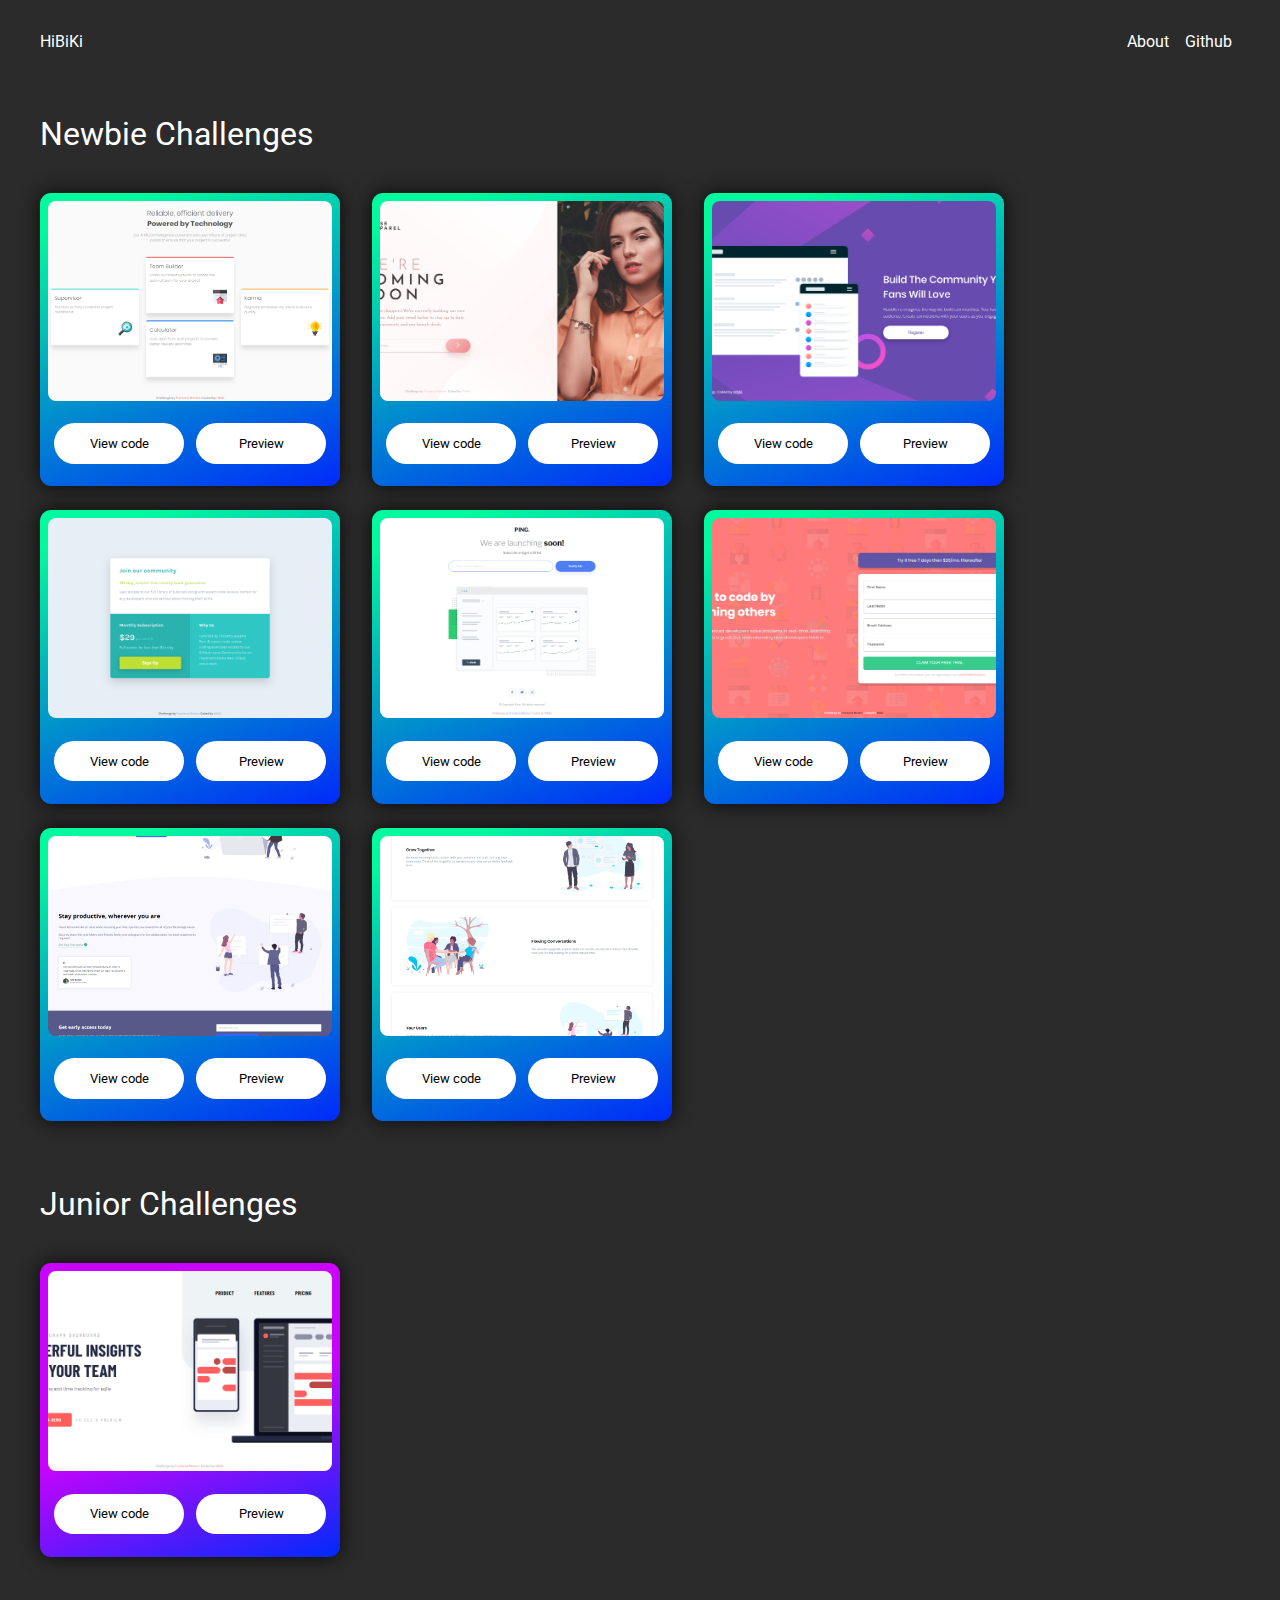
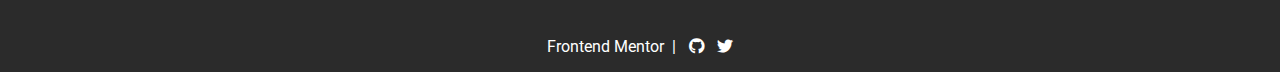
<file: index.html>
<!DOCTYPE html>
<html lang="en">
<head>
    <meta charset="UTF-8">
    <meta name="viewport" content="width=device-width, initial-scale=1.0">
    <title>Hibiki's Solutions | Frontend Mentor Challenges </title>
    <link rel="stylesheet" href="css/main.css">
    <link href="https://fonts.googleapis.com/css2?family=Roboto:wght@300;400;500;700&display=swap" rel="stylesheet">
    <link rel="stylesheet" href="https://cdnjs.cloudflare.com/ajax/libs/font-awesome/5.13.0/css/all.min.css">
</head>
<body>
    <div class="container">
        <header>
            <span class="logo"><a href="index.html">HiBiKi</a></span>
            <ul class="nav">
                <li class="navitem"><a href="about.html" class="navlink">About</a></li>
                <li class="navitem"><a href="https://github.com/1Hibiki1" target="_blank" class="navlink">Github</a></li>
            </ul>
        </header>

        <main>
            <h1 class="level-section__heading">Newbie Challenges</h1>
            <section class="level-section">
                <a href="Newbie Challenges/4 Card Feature Section/index.html" target="_blank">
                    <div class="card">
                        <div class="card__proj-prvw card__proj-prvw-4cfs"></div>
                        <div class="card__desc">
                            <a href="https://github.com/1Hibiki1/Front-End-Challenges/tree/master/Newbie Challenges/4 Card Feature Section/"  target="_blank" class="proj-link">View code</a>
                            <a href="Newbie Challenges/4 Card Feature Section/index.html" target="_blank" class="proj-link">Preview</a>
                        </div>
                    </div>
                </a>

                <a href="Newbie Challenges/base apparel coming soon page/index.html" target="_blank">
                    <div class="card">
                        <div class="card__proj-prvw card__proj-prvw-bacs"></div>
                        <div class="card__desc">
                            <a href="https://github.com/1Hibiki1/Front-End-Challenges/tree/master/Newbie Challenges/base apparel coming soon page/" target="_blank" class="proj-link">View code</a>
                            <a href="Newbie Challenges/base apparel coming soon page/index.html" target="_blank" class="proj-link">Preview</a>
                        </div>
                    </div>
                </a>

                <a href="Newbie Challenges/huddle-landing-page/index.html" target="_blank">
                    <div class="card">
                        <div class="card__proj-prvw card__proj-prvw-hlp"></div>
                        <div class="card__desc">
                            <a href="https://github.com/1Hibiki1/Front-End-Challenges/tree/master/Newbie Challenges/huddle-landing-page/" target="_blank" class="proj-link">View code</a>
                            <a href="Newbie Challenges/huddle-landing-page/index.html" target="_blank" class="proj-link">Preview</a>
                        </div>
                    </div>
                </a>

                <a href="Newbie Challenges/single-price-grid-component/index.html" target="_blank">
                    <div class="card">
                        <div class="card__proj-prvw card__proj-prvw-spgc"></div>
                        <div class="card__desc">
                            <a href="https://github.com/1Hibiki1/Front-End-Challenges/tree/master/Newbie Challenges/single-price-grid-component/" target="_blank" class="proj-link">View code</a>
                            <a href="Newbie Challenges/single-price-grid-component/index.html" target="_blank" class="proj-link">Preview</a>
                        </div>
                    </div>
                </a>

                <a href="Newbie Challenges/ping-coming-soon-page/index.html" target="_blank">
                    <div class="card">
                        <div class="card__proj-prvw card__proj-prvw-pcs"></div>
                        <div class="card__desc">
                            <a href="https://github.com/1Hibiki1/Front-End-Challenges/tree/master/Newbie Challenges/ping-coming-soon-page/" target="_blank" class="proj-link">View code</a>
                            <a href="Newbie Challenges/ping-coming-soon-page/index.html" target="_blank" class="proj-link">Preview</a>
                        </div>
                    </div>
                </a>

                <a href="Newbie Challenges/intro-component-signup-form/index.html" target="_blank">
                    <div class="card">
                        <div class="card__proj-prvw card__proj-prvw-icsf"></div>
                        <div class="card__desc">
                            <a href="https://github.com/1Hibiki1/Front-End-Challenges/tree/master/Newbie Challenges/intro-component-signup-form/" target="_blank" class="proj-link">View code</a>
                            <a href="Newbie Challenges/intro-component-signup-form/index.html" target="_blank" class="proj-link">Preview</a>
                        </div>
                    </div>
                </a>

                <a href="Newbie Challenges/fylo-landing-page/index.html" target="_blank">
                    <div class="card">
                        <div class="card__proj-prvw card__proj-prvw-flp"></div>
                        <div class="card__desc">
                            <a href="https://github.com/1Hibiki1/Front-End-Challenges/tree/master/Newbie Challenges/fylo-landing-page/" target="_blank" class="proj-link">View code</a>
                            <a href="Newbie Challenges/fylo-landing-page/index.html" target="_blank" class="proj-link">Preview</a>
                        </div>
                    </div>
                </a>

                <a href="Newbie Challenges/huddle-landing-page-with-alternating-feature-blocks/index.html" target="_blank">
                    <div class="card">
                        <div class="card__proj-prvw card__proj-prvw-hlpwab"></div>
                        <div class="card__desc">
                            <a href="https://github.com/1Hibiki1/Front-End-Challenges/tree/master/Newbie Challenges/huddle-landing-page-with-alternating-feature-blocks/" target="_blank" class="proj-link">View code</a>
                            <a href="Newbie Challenges/huddle-landing-page-with-alternating-feature-blocks/index.html" target="_blank" class="proj-link">Preview</a>
                        </div>
                    </div>
                </a>

            </section>

            <h1 class="level-section__heading level-section__heading-next">Junior Challenges</h1>
            <section class="level-section">
                <a href="Junior Challenges/4 Card Feature Section/index.html" target="_blank">
                    <div class="card card-junior">
                        <div class="card__proj-prvw card__proj-prvw-pti"></div>
                        <div class="card__desc">
                            <a href="https://github.com/1Hibiki1/Front-End-Challenges/tree/master/Junior Challenges/project-tracking-intro-component-master/"  target="_blank" class="proj-link">View code</a>
                            <a href="Junior Challenges/project-tracking-intro-component-master/index.html" target="_blank" class="proj-link">Preview</a>
                        </div>
                    </div>
                </a>
            </section>

        </main>

        <footer>
            <ul class="footer-nav">
                <li class="footer-nav__item"><a href="https://www.frontendmentor.io" class="footer__link" target="_blank">Frontend Mentor<span class="bar">|</span></a></li>
                <li class="footer-nav__item"><a href="https://github.com/1Hibiki1" class="footer__link" target="_blank"><i class="fab fa-github"></i></a></li>
                <li class="footer-nav__item"><a href="https://twitter.com/Hibiki534" class="footer__link" target="_blank"><i class="fab fa-twitter"></i></a></li>
            </ul>
        </footer>
    </div>
</body>
</html>
</file>
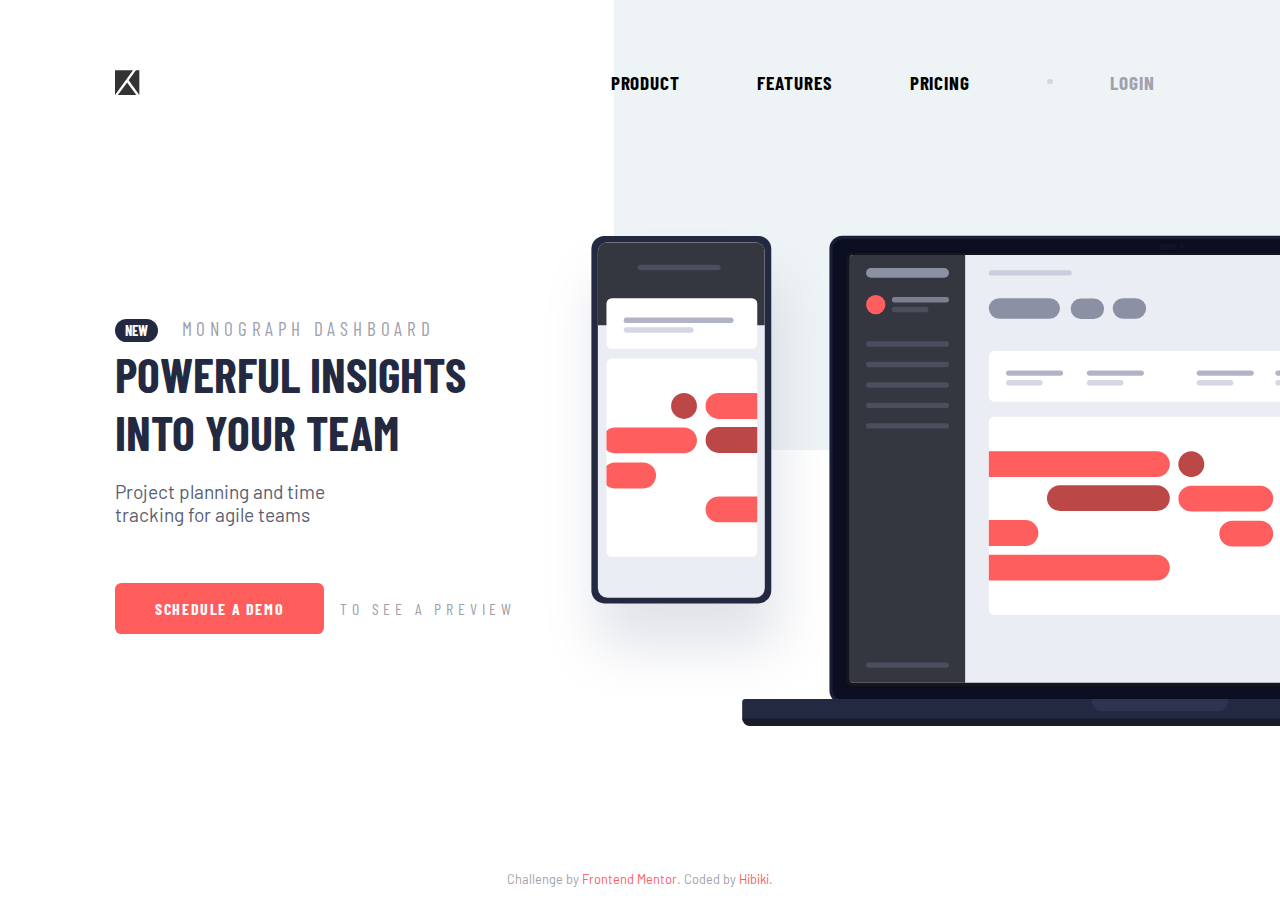
<file: Junior Challenges/project-tracking-intro-component-master/index.html>
<!DOCTYPE html>
<html lang="en">
<head>
  <meta charset="UTF-8">
  <meta name="viewport" content="width=device-width, initial-scale=1.0"> <!-- displays site properly based on user's device -->

  <link rel="icon" type="image/png" sizes="32x32" href="./images/favicon-32x32.png">
  <link rel="stylesheet" href="css/main.css">
  <link href="https://fonts.googleapis.com/css2?family=Barlow&family=Barlow+Condensed:wght@400;700&display=swap" rel="stylesheet">
  <link rel="stylesheet" href="css/desktop.css">
  
  <title>Frontend Mentor | Project tracking intro component</title>
</head>
<body>
  <header>
    <img src="images/logo.svg" alt="logo" class="logo">
    <nav>
      <ul class="nav__list">
        <li class="nav__list-item"><a href="#" class="nav__list-link">Product</a></li>
        <li class="nav__list-item"><a href="#" class="nav__list-link">Features</a></li>
        <li class="nav__list-item"><a href="#" class="nav__list-link">Pricing</a></li>
        <li class="nav__list-item nav__list-item-last"><a href="#" class="nav__list-link nav__list-link-last">Login</a></li>
      </ul>
    </nav>
    <button class="hamburger-button" aria-label="hamburger"></button>
  </header>

  <main>
    <div class="background-poly"></div>
    <div class="hero-img-container">
      <img src="images/illustration-devices.svg" alt="hero" class="hero-img">
    </div>
    
    <section class="content">
      <div class="content__top">
        <span class="content__top__new">New</span>
        <span class="content__top__desc">Monograph Dashboard</span>
      </div>
      <h1 class="content__heading">Powerful insights into your team</h1>
      <p class="content__desc">Project planning and time tracking for agile teams</p>
      <div class="content__bottom">
          <a href="#" class="content__bottom__button-link">Schedule a demo</a>
        <p class="content__bottom__desc">to see a preview</p>
      </div>
    </section>

    <footer>
      Challenge by <a href="https://www.frontendmentor.io?ref=challenge" target="_blank">Frontend Mentor</a>. 
      Coded by <a href="https://github.com/1Hibiki1">Hibiki</a>.
    </footer>
  </main>

  <script src="js/main.js"></script>
</body>
</html>
</file>
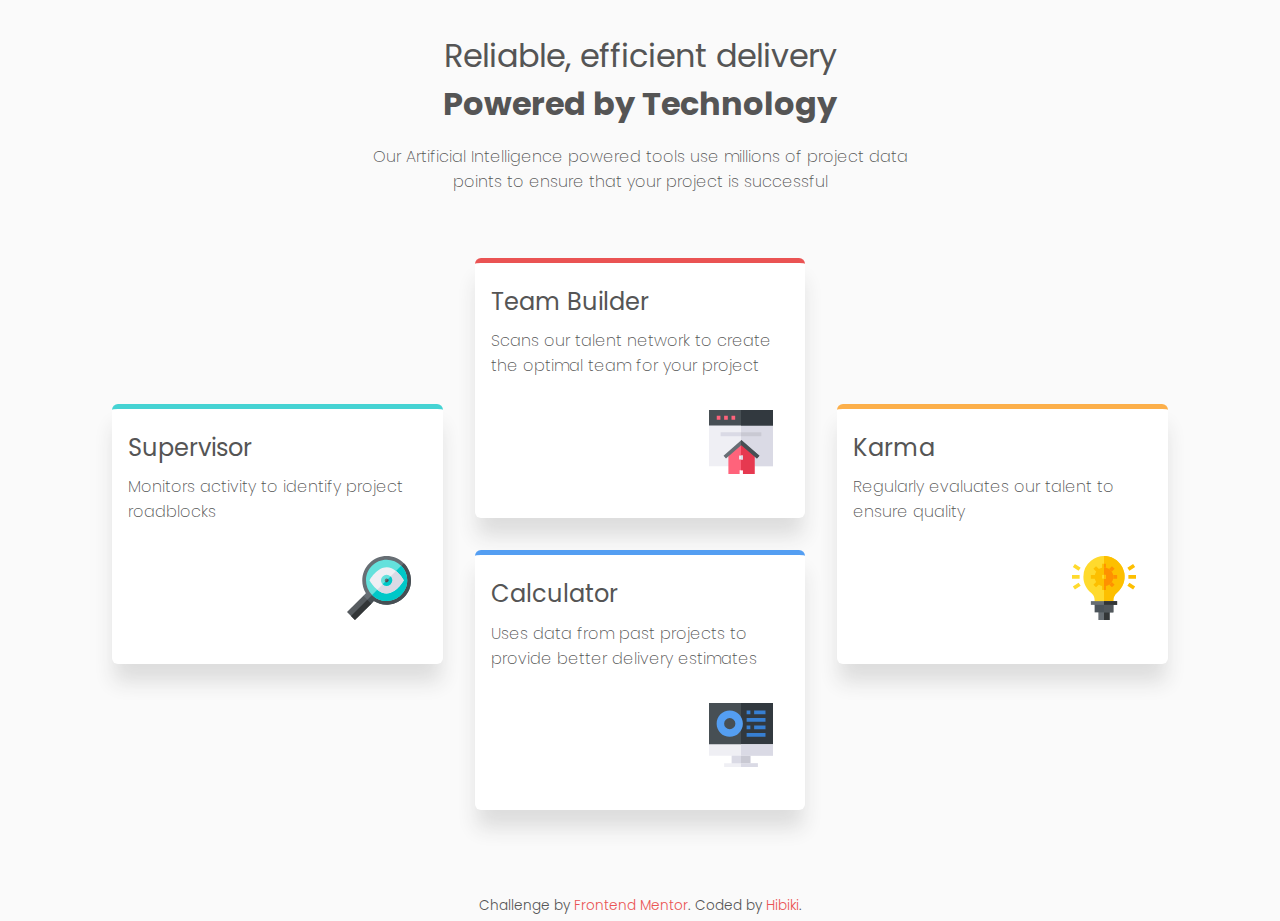
<file: Newbie Challenges/4 Card Feature Section/index.html>
<!DOCTYPE html>

<html lang="en">

<head>
  <meta charset="UTF-8">
  <meta name="viewport" content="width=device-width, initial-scale=1.0">

  <link rel="icon" type="image/png" sizes="32x32" href="./images/favicon-32x32.png">
  <link rel="stylesheet" href="css/main.css">
  <link href="https://fonts.googleapis.com/css2?family=Poppins:wght@200;300;600;700&display=swap" rel="stylesheet">
  
  <title>Frontend Mentor | Four card feature section</title>
</head>

<body>
  
  <div class="container">

    <div class="top">
      <h1 class="top__head1">Reliable, efficient delivery</h1>
      <h1 class="top__head2">Powered by Technology</h1>
      <p class="top__subHeading">
        Our Artificial Intelligence powered tools use millions of project data points 
        to ensure that your project is successful
      </p>
    </div>

    <div class="card-container">

      <div class="card card-1">
        <h2 class="card__title">Supervisor</h2>
        <p class="card__subtitle">Monitors activity to identify project roadblocks</p>
        <div class="card__img-container">
          <img src="images/icon-supervisor.svg" alt="calculator" class="card__img">
        </div>
      </div>

      <div class="card card-2">
        <h2 class="card__title">Team Builder</h2>
        <p class="card__subtitle">Scans our talent network to create the optimal team for your project</p>
        <div class="card__img-container">
          <img src="images/icon-team-builder.svg" alt="calculator" class="card__img">
        </div>
      </div>

      <div class="card card-3">
        <h2 class="card__title">Karma</h2>
        <p class="card__subtitle">Regularly evaluates our talent to ensure quality</p>
        <div class="card__img-container">
          <img src="images/icon-karma.svg" alt="calculator" class="card__img">
        </div>
      </div>

      <div class="card card-4">
        <h2 class="card__title">Calculator</h2>
        <p class="card__subtitle">Uses data from past projects to provide better delivery estimates</p>
        <div class="card__img-container">
          <img src="images/icon-calculator.svg" alt="calculator" class="card__img">
        </div>
      </div>

    </div> <!--end card container-->

  </div> <!--end main container-->

  
  <footer>
    <p class="attribution">
      Challenge by <a href="https://www.frontendmentor.io?ref=challenge" target="_blank" class="footer__link">Frontend Mentor</a>. 
      Coded by <a target="_blank" href="https://github.com/1Hibiki1/" class="footer__link">Hibiki</a>.
    </p>
  </footer>

</body>

</html>
</file>
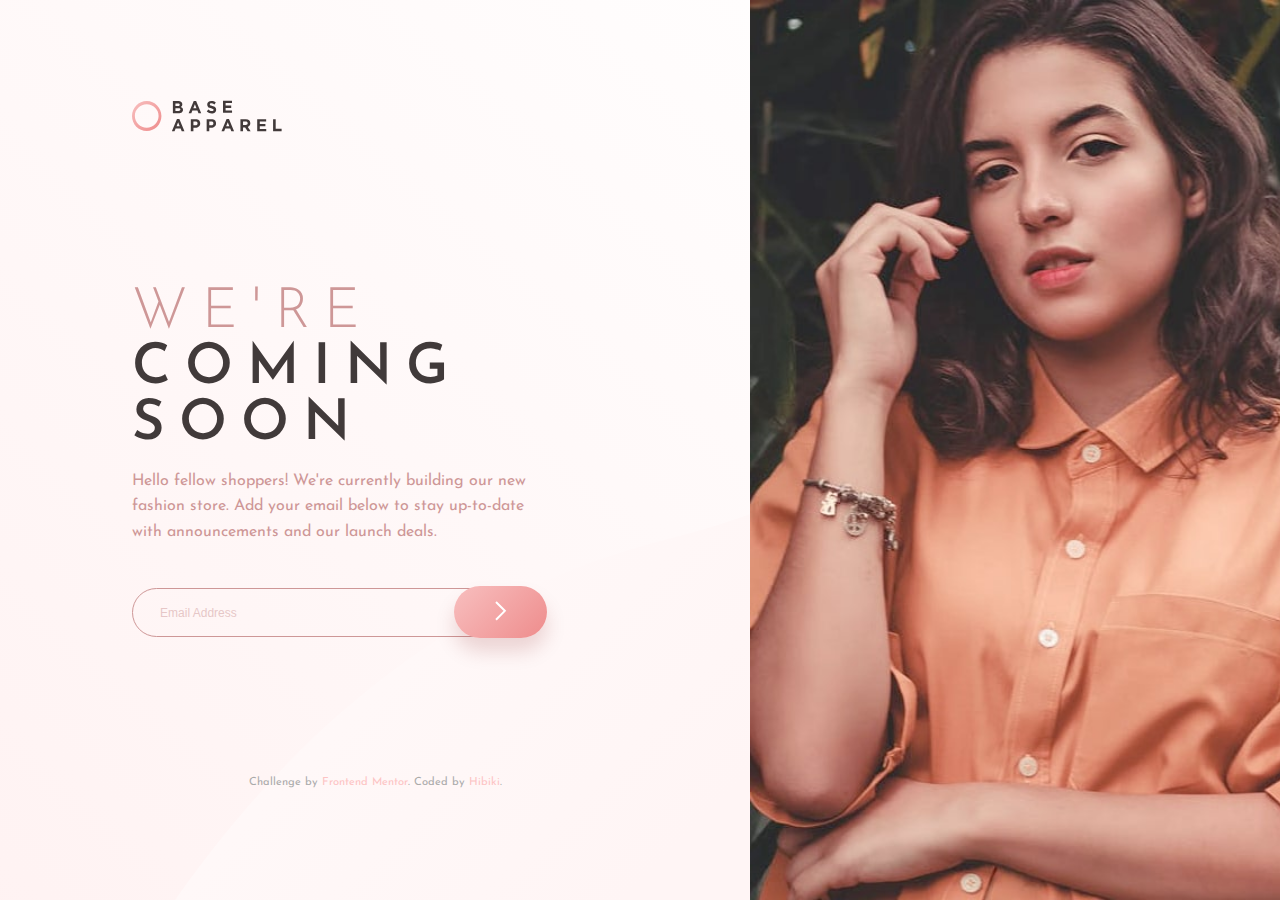
<file: Newbie Challenges/base apparel coming soon page/index.html>
<!DOCTYPE html>
<html lang="en">
<head>
  <meta charset="UTF-8">
  <meta name="viewport" content="width=device-width, initial-scale=1.0"> <!-- displays site properly based on user's device -->

  <link rel="icon" type="image/png" sizes="32x32" href="./images/favicon-32x32.png">
  <link rel="stylesheet" href="css/main.css">
  <link href="https://fonts.googleapis.com/css2?family=Josefin+Sans:wght@300;400;600&display=swap" rel="stylesheet">
  
  <title>Frontend Mentor | Base Apparel coming soon page</title>
</head>

<body>
  <div class="container">

    <div class="lft-mg"></div>
    <header>
      <img src="images/logo.svg" alt="Logo" class="logo">
    </header>

    <div class="hero-image"></div>

    <section class="main-text">
      <div class="mt-inner">
        <h1 class="main-text__heading">
          <span class="main-text__heading1">We're</span><br><span class="main-text__heading2">coming<br>soon</span>
        </h1>
        <p>
          Hello fellow shoppers! We're currently building our new fashion store. 
          Add your email below to stay up-to-date with announcements and our launch deals.
        </p>
        <form action="whatver.script" novalidate>
          <input type="email" oninvalid="InvalidMsg(this);" oninput="InvalidMsg(this);" class="email-input" id="email" placeholder="Email Address">
          <button class="btn" id='validate'>
            <img src="images/icon-arrow.svg" alt="arrow">
          </button>
          <img src="images/icon-error.svg" alt="error" class="errico">
        </form>
        <p id="result"></p>
      </div>
    </section>
    
    <footer>
      <p class="attribution">
        Challenge by <a href="https://www.frontendmentor.io?ref=challenge" target="_blank">Frontend Mentor</a>. 
        Coded by <a href="https://github.com/1Hibiki1" target="_blank">Hibiki</a>.
      </p>
    </footer>

  </div> <!--end container-->

  <!--JQuery email validation-->
  <script src="https://ajax.googleapis.com/ajax/libs/jquery/2.1.1/jquery.min.js"></script>
  <script>
    function validateEmail(email) {
      var re = /^(([^<>()[\]\\.,;:\s@\"]+(\.[^<>()[\]\\.,;:\s@\"]+)*)|(\".+\"))@((\[[0-9]{1,3}\.[0-9]{1,3}\.[0-9]{1,3}\.[0-9]{1,3}\])|(([a-zA-Z\-0-9]+\.)+[a-zA-Z]{2,}))$/;
      return re.test(email);
    }

    function validate() {
      var $result = $("#result");
      var email = $("#email").val();
      $result.text("");

      if (!validateEmail(email)) {
        $result.text("Please provide a valid email");
        $(".errico").css("visibility", "visible");
        $("#email").css("border", "2px solid hsl(0, 60%, 75%)");
        $("#validate").css("height", "4em");
      }else{
        $(".errico").css("visibility", "hidden");
        $("#email").css("border", "1px solid hsl(0, 36%, 70%)");
      }
      return false;
    }

    $("#validate").on("click", validate);
  </script>

</body>
</html>
</file>
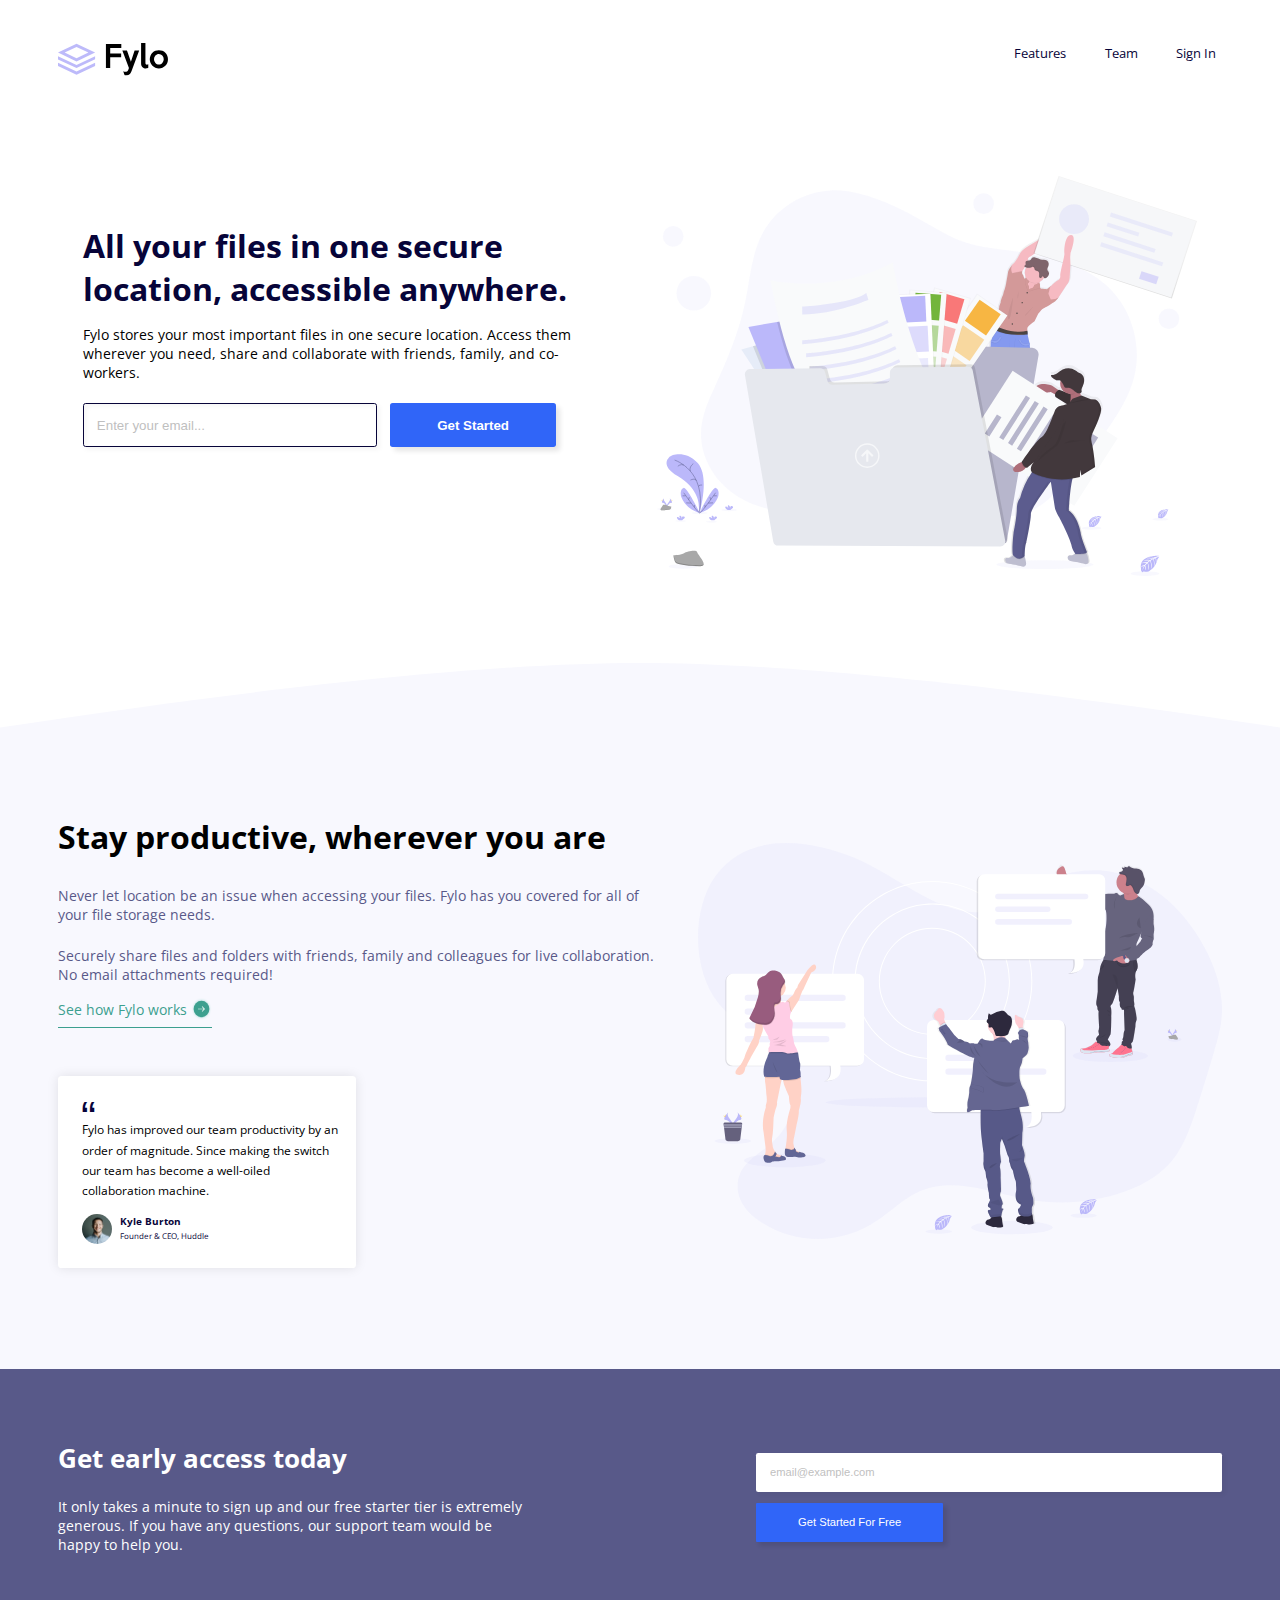
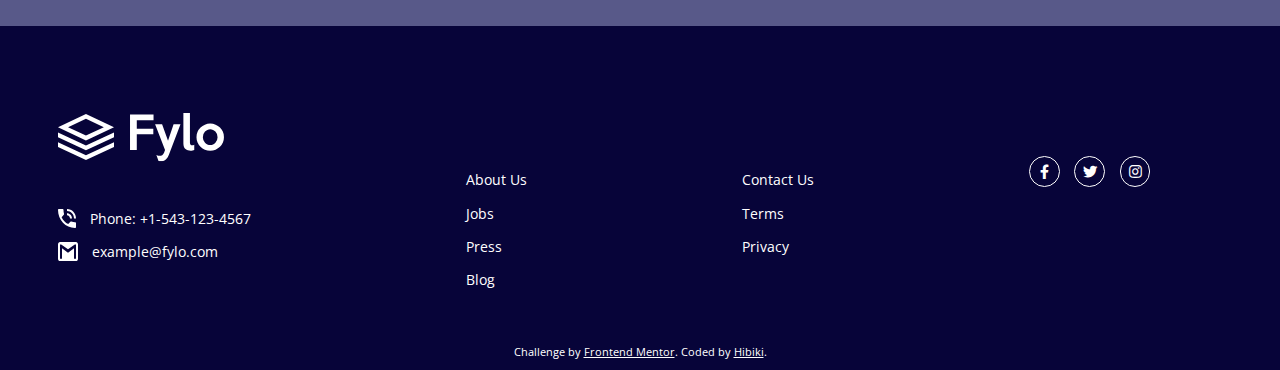
<file: Newbie Challenges/fylo-landing-page/index.html>
<!DOCTYPE html>
<html lang="en">
<head>
  <meta charset="UTF-8">
  <meta name="viewport" content="width=device-width, initial-scale=1.0"> <!-- displays site properly based on user's device -->

  <link rel="icon" type="image/png" sizes="32x32" href="./images/favicon-32x32.png">
  <link href="https://fonts.googleapis.com/css2?family=Open+Sans:wght@400;700&family=Raleway:wght@400;700&display=swap" rel="stylesheet">
  <link rel="stylesheet" href="https://cdnjs.cloudflare.com/ajax/libs/font-awesome/5.13.0/css/all.min.css">
  <link rel="stylesheet" href="css/main.css">
  <link rel="stylesheet" href="css/desktop.css">
  
  <title>Frontend Mentor | Fylo landing page with two column layout</title>
</head>
<body>
  <div class="wrapper">
    <header>
      <img src="images/logo.svg" alt="logo" class="logo">
      <nav>
        <ul class="nav__list">
          <li class="nav__list-item"><a href="#" class="nav__list-link">Features</a></li>
          <li class="nav__list-item"><a href="#" class="nav__list-link">Team</a></li>
          <li class="nav__list-item"><a href="#" class="nav__list-link">Sign In</a></li>
        </ul>
      </nav>
    </header>

    <section class="intro">
      <img src="images/illustration-1.svg" alt="" class="intro__img"> 
      <div class="intro-content-wrapper">
        <h1 class="intro__heading">All your files in one secure location, accessible anywhere.</h1>
        <p class="intro__desc">
          Fylo stores your most important files in one secure location. 
          Access them wherever you need, share and collaborate with friends, 
          family, and co-workers.
        </p>
        <form action="#" class="intro__form">
          <input aria-label="email" type="text" class="intro__form-input" placeholder="Enter your email...">
          <button type="submit" class="intro__form-button">Get Started</button>
        </form>
      </div>
    </section>

    <img src="images/bg-curve-mobile.svg" alt="" class="curveBg">
    <img src="images/bg-curve-desktop.svg" alt="" class="curveBgDesktop">

    <section class="services">
      <img src="images/illustration-2.svg" alt="" class="services__img">
      <div class="services-content-wrapper">
        <h2 class="services__title">Stay productive, wherever you are</h2>
        <div class="services__desc">
          <p>
            Never let location be an issue when accessing your files. Fylo has you 
            covered for all of your file storage needs.
          </p>
          <p>
            Securely share files and folders with friends, family and colleagues for 
            live collaboration. No email attachments required!
          </p>
          <div class="services__desc-link">
            <a href="" class="services__desc-link-link">See how Fylo works</a>
            <img src="images/icon-arrow.svg" alt="" class="services__desc-link-arrow">
          </div>
        </div>
        <div class="services__card">
          <img src="images/icon-quotes.svg" alt="quote" class="services__card-quote">
          <p class="services__card-desc">
            Fylo has improved our team productivity by an order of magnitude. Since 
            making the switch our team has become a well-oiled collaboration machine.
          </p>
          <div class="services__card-user">
            <img src="images/avatar-testimonial.jpg" alt="avatar" class="services__card-user-img">
            <div class="services__card-user-desc">
              <p class="services__card-name">Kyle Burton</p>
              <p class="services__card-desg">Founder & CEO, Huddle</p>
            </div>
          </div>
        </div>
      </div><!--wrapper-->
    </section>

    <section class="access">
      <div class="access-text-wrapper">
        <h2 class="access__heading">Get early access today</h2>
        <p class="access__desc">
          It only takes a minute to sign up and our free starter tier is extremely generous. 
          If you have any questions, our support team would be happy to help you.
        </p>
      </div>
      <form action="#" class="access__form">
        <input aria-label="email" type="text" class="access__form-input" placeholder="email@example.com">
        <button type="submit" class="access__form-button">Get Started For Free</button>
      </form>
    </section>

    <footer>

      <div class="footer-main">

        <div class="footer-main__sec1">
          <img src="images/logo.svg" alt="logo" class="footer-main__sec1-logo">
          <div class="footer-main__sec1-contact">
            <div class="sec1-contact-phone">
              <img src="images/icon-phone.svg" alt="phone" class="se1-contact-phone-ico">
              <p class="sec1-contact-phone-desc">Phone: +1-543-123-4567</p>
            </div>
            <div class="sec1-contact-email">
              <img src="images/icon-email.svg" alt="phone" class="se1-contact-email-ico">
              <p class="sec1-contact-email-desc">example@fylo.com</p>
            </div>
          </div>
        </div>

        <ul class="footer-main__list1">
          <li class="footer-main__list1-item">About Us</li>
          <li class="footer-main__list1-item">Jobs</li>
          <li class="footer-main__list1-item">Press</li>
          <li class="footer-main__list1-item">Blog</li>
        </ul>
        <ul class="footer-main__list2">
          <li class="footer-main__list2-item">Contact Us</li>
          <li class="footer-main__list2-item">Terms</li>
          <li class="footer-main__list2-item">Privacy</li>
        </ul>
        <ul class="footer-main__sm-list">
          <li class="footer-main__sm-list-item"><a aria-label="facebook" href="#" class="footer-main__sm-list-link"><i class="fab fa-facebook-f"></i></a></li>
          <li class="footer-main__sm-list-item"><a aria-label="twitter" href="#" class="footer-main__sm-list-link"><i class="fab fa-twitter"></i></a></li>
          <li class="footer-main__sm-list-item"><a aria-label="instagram" href="#" class="footer-main__sm-list-link"><i class="fab fa-instagram"></i></a></li>
        </ul>
      </div><!--footer main-->

      <p class="footer-attribution">
        Challenge by <a href="https://www.frontendmentor.io?ref=challenge" target="_blank">Frontend Mentor</a>. 
        Coded by <a href="https://github.com/1Hibiki1" target="_blank">Hibiki</a>.
      </p>
    </footer>
  </div>
</body>
</html>
</file>
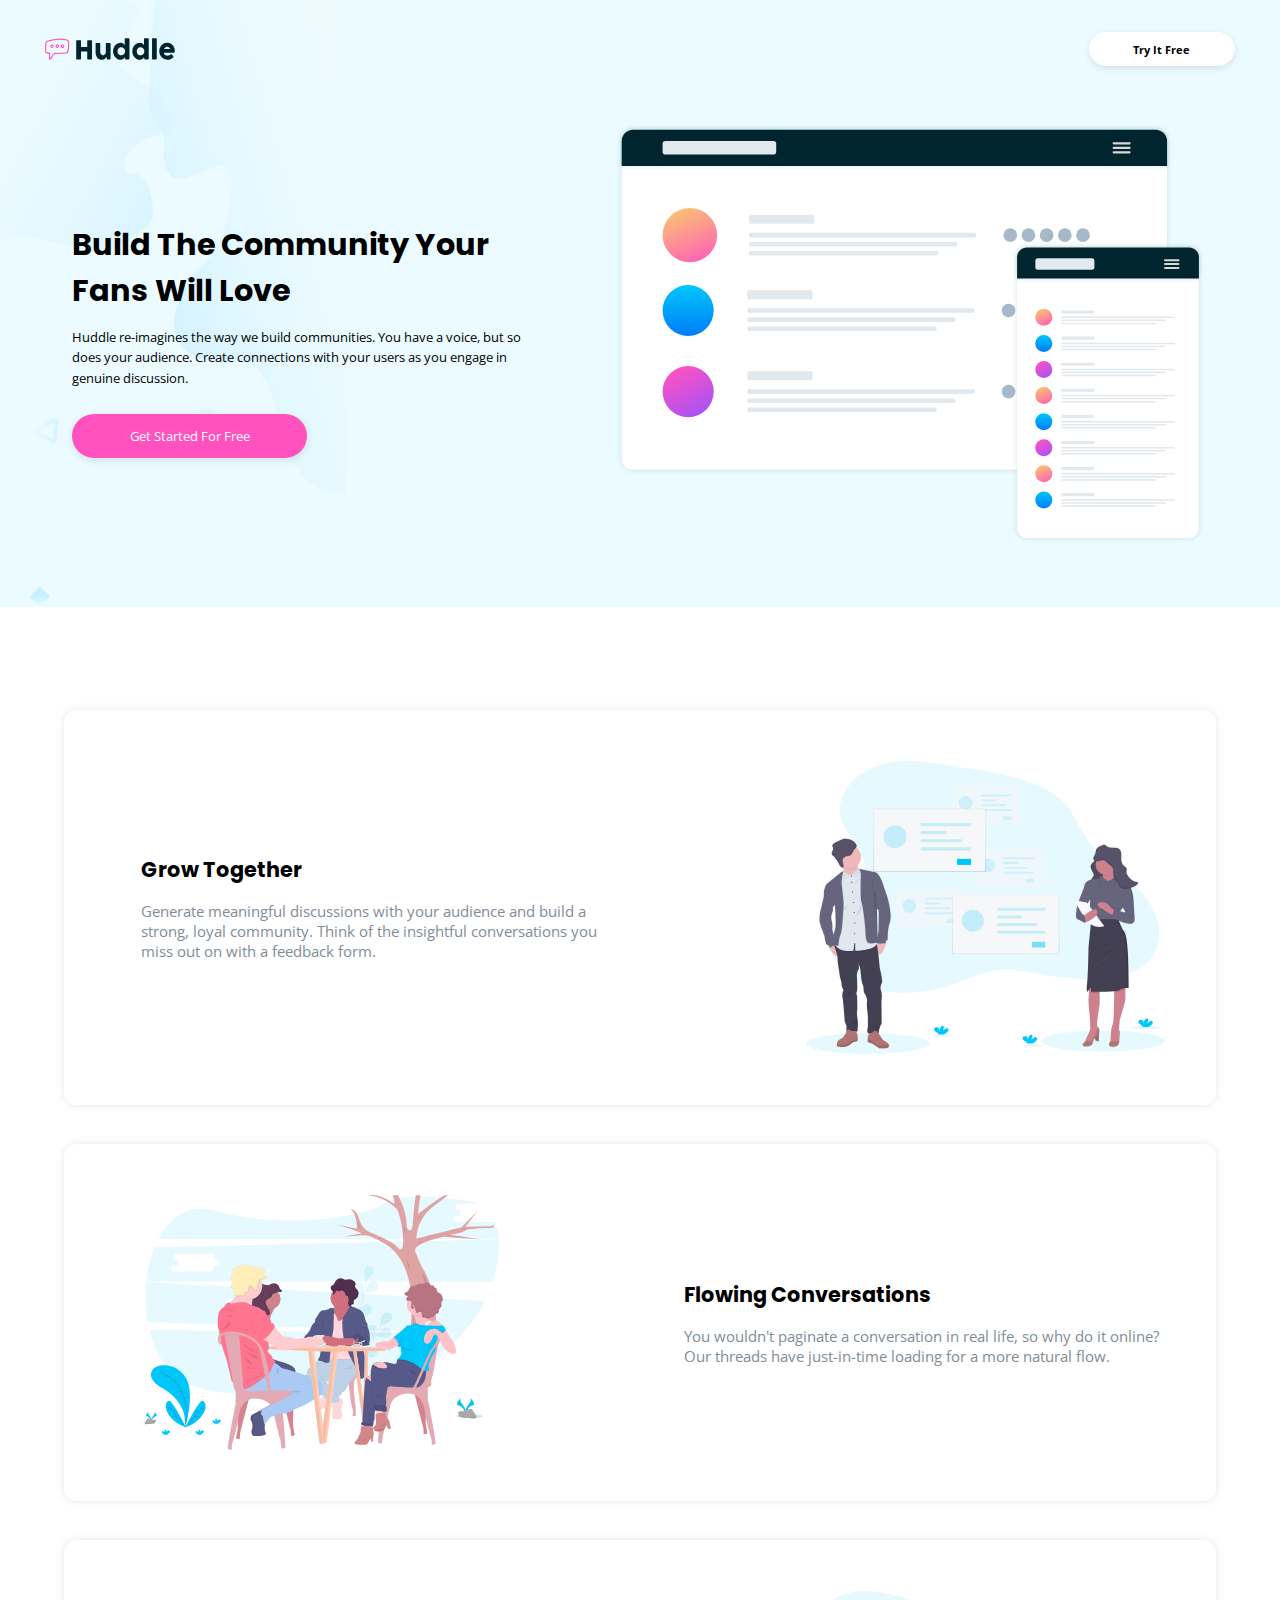
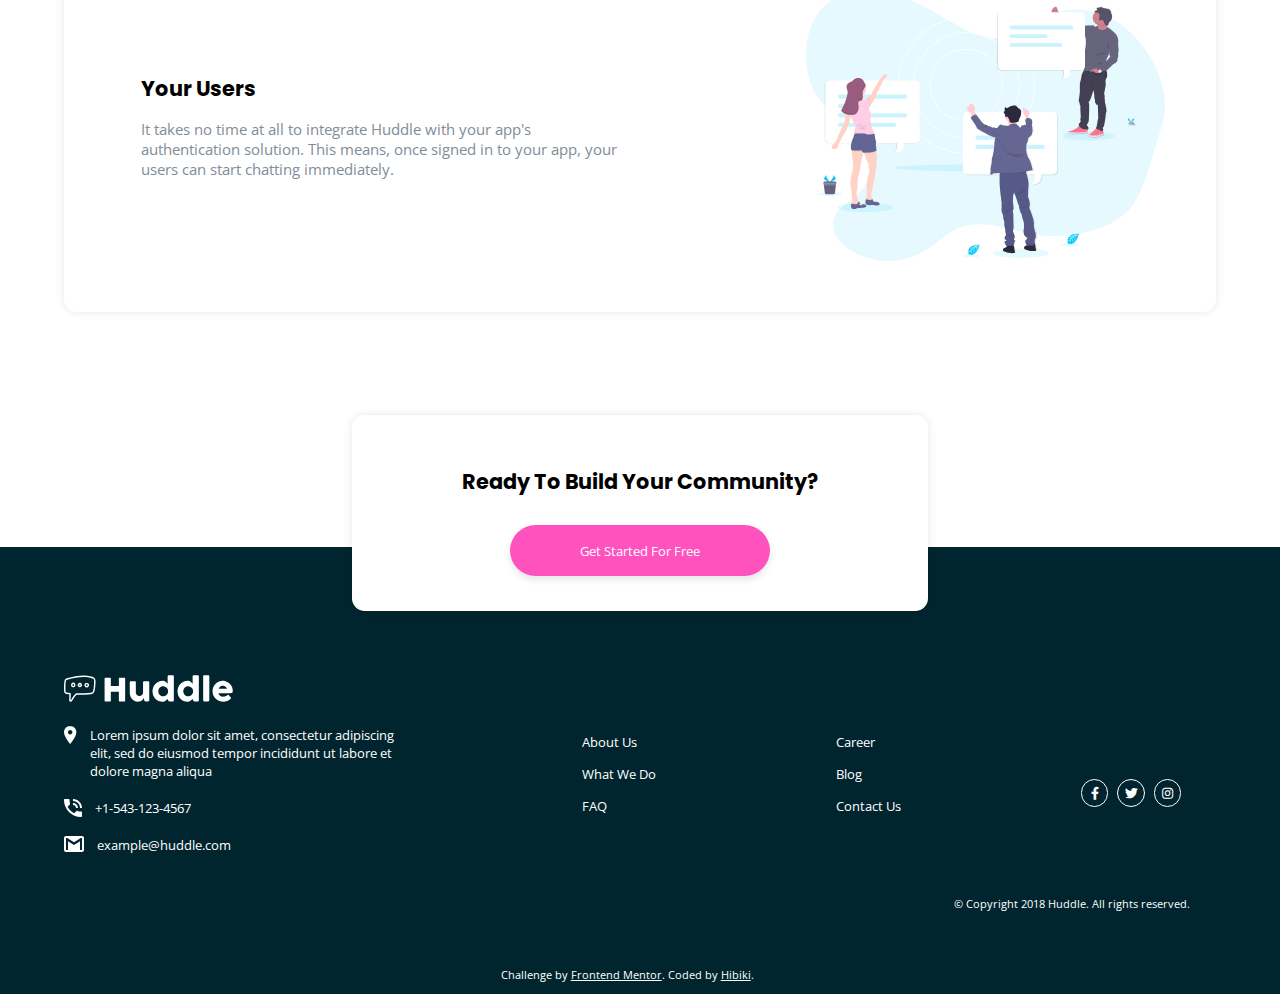
<file: Newbie Challenges/huddle-landing-page-with-alternating-feature-blocks/index.html>
<!DOCTYPE html>
<html lang="en">

<head>
  <meta charset="UTF-8">
  <meta name="viewport" content="width=device-width, initial-scale=1.0"> <!-- displays site properly based on user's device -->

  <link rel="icon" type="image/png" sizes="32x32" href="./images/favicon-32x32.png">
  <link rel="stylesheet" href="css/main.css">
  <link rel="stylesheet" href="https://cdnjs.cloudflare.com/ajax/libs/font-awesome/5.13.0/css/all.min.css">
  <link href="https://fonts.googleapis.com/css2?family=Open+Sans:wght@400;700&family=Poppins:wght@600&display=swap" rel="stylesheet">
  <link rel="stylesheet" href="css/desktop.css">
  
  <title>Huddle | Hibiki's Solutions</title>
</head>

<body>

  <section class="hero">
    <header>
      <img src="images/logo.svg" alt="logo" class="logo">
      <a href="#" class="header__button">Try It Free</a>
    </header>

    <div class="hero-content">
      <div class="hero__text">
        <h1 class="hero__text-heading">Build The Community Your Fans Will Love</h1>
        <p class="hero__text-desc">
          Huddle re-imagines the way we build communities. You have a voice, but so does your audience. 
          Create connections with your users as you engage in genuine discussion.
        </p>
        <div class="hero-button-container">
          <a href="#" class="hero__text-button">Get Started For Free</a>
        </div>
      </div>
  
      <img src="images/illustration-mockups.svg" alt="hero image" class="hero__image">
    </div>
  </section>

  <main>
      <div class="card card-grow">
        <img src="images/illustration-grow-together.svg" alt="grow" class="card-image">
        <div class="card-desc">
          <h2 class="card-desc__heading">Grow Together</h2>
          <p class="card-desc__desc">
            Generate meaningful discussions with your audience and build a strong, loyal community. 
            Think of the insightful conversations you miss out on with a feedback form.
          </p>
        </div>
      </div>

      <div class="card card-flowing">
        <img src="images/illustration-flowing-conversation.svg" alt="flow" class="card-image">
        <div class="card-desc">
          <h2 class="card-desc__heading">Flowing Conversations</h2>
          <p class="card-desc__desc">
            You wouldn't paginate a conversation in real life, so why do it online? Our threads 
            have just-in-time loading for a more natural flow.
          </p>
        </div>
      </div>

      <div class="card card-users">
        <img src="images/illustration-your-users.svg" alt="users" class="card-image">
        <div class="card-desc">
          <h2 class="card-desc__heading">Your Users</h2>
          <p class="card-desc__desc">
            It takes no time at all to integrate Huddle with your app's authentication solution. 
            This means, once signed in to your app, your users can start chatting immediately.
          </p>
        </div>
      </div>

      <div class="card last-card">
        <h2 class="card-desc__heading last-card-heading">Ready To Build Your Community?</h2>
        <div class="card-button-container">
          <a href="#" class="card-button">Get Started For Free</a>
        </div>
      </div>
  </main>

  <footer>
    <div class="footer-main">
      <div class="footer-main-sec1">
        <img src="images/logo.svg" alt="" class="footer-logo">
        <div class="footer-info footer__location">
          <img src="images/icon-location.svg" alt="" class="footer__location-ico">
          <p class="footer-info-desc footer__location-desc">
            Lorem ipsum dolor sit amet, consectetur adipiscing elit, sed do eiusmod tempor 
            incididunt ut labore et dolore magna aliqua
          </p>
        </div>
        <div class="footer-info footer-main__phone">
          <img src="images/icon-phone.svg" alt="" class="footer-main__phone-ico">
          <p class="footer-info-desc footer-main__phone-desc">+1-543-123-4567</p>
        </div>
        <div class="footer-info footer-main__email">
          <img src="images/icon-email.svg" alt="" class="footer-main__email-ico">
          <p class="footer-info-desc footer-main__email-desc">example@huddle.com</p>
        </div>
      </div>

      <ul class="footer-main__list footer-main__list1">
        <li class="footer-main__list-item"><a href="#" class="footer-main__list-link">About Us</a></li>
        <li class="footer-main__list-item"><a href="#" class="footer-main__list-link">What We Do</a></li>
        <li class="footer-main__list-item"><a href="#" class="footer-main__list-link">FAQ</a></li>
      </ul>

      <ul class="footer-main__list footer-main__list2">
        <li class="footer-main__list-item"><a href="#" class="footer-main__list-link">Career</a></li>
        <li class="footer-main__list-item"><a href="#" class="footer-main__list-link">Blog</a></li>
        <li class="footer-main__list-item"><a href="#" class="footer-main__list-link">Contact Us</a></li>
      </ul>

      <ul class="footer-main__list footer-main__sm">
        <li class="footer-main__sm-item"><a href="#" aria-label="facebook" class="footer-main__list-link footer-main__sm-link"><i class="fab fa-facebook-f"></i></a></li>
        <li class="footer-main__sm-item"><a href="#" aria-label="twitter" class="footer-main__list-link footer-main__sm-link"><i class="fab fa-twitter"></i></a></li>
        <li class="footer-main__sm-item"><a href="#" aria-label="instagram" class="footer-main__list-link footer-main__sm-link"><i class="fab fa-instagram"></i></a></li>
      </ul>
    </div><!--main-->

    <p class="footer__copy">
      &copy; Copyright 2018 Huddle. All rights reserved.
    </p>
    <p class="footer-attribution">
      Challenge by <a href="https://www.frontendmentor.io?ref=challenge" target="_blank">Frontend Mentor</a>. 
      Coded by <a href="https://github.com/1Hibiki1">Hibiki</a>.
    </p>
  </footer>

</body>
</html>
</file>
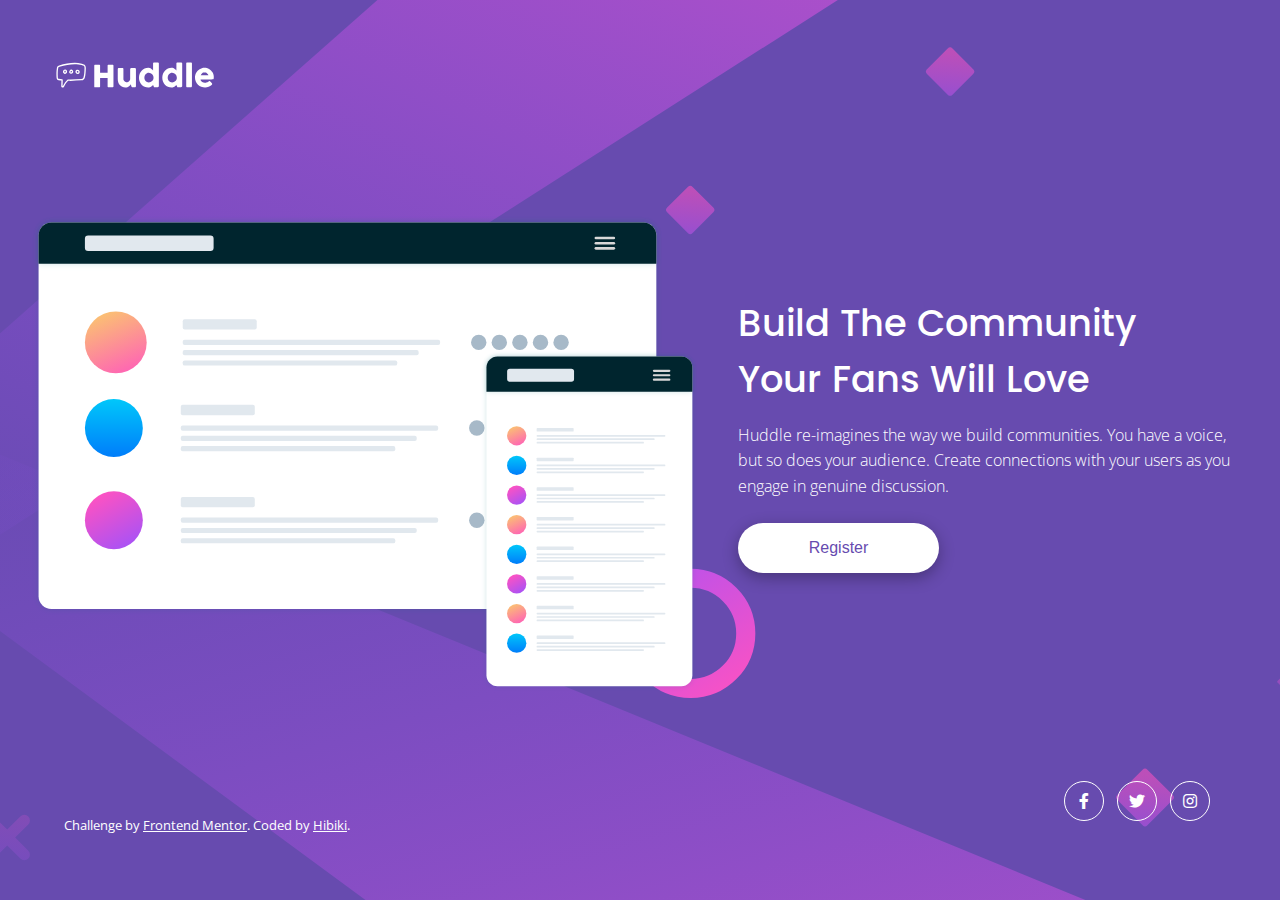
<file: Newbie Challenges/huddle-landing-page/index.html>
<!DOCTYPE html>
<html lang="en">
<head>
  <meta charset="UTF-8">
  <meta name="viewport" content="width=device-width, initial-scale=1.0"> <!-- displays site properly based on user's device -->

  <link rel="icon" type="image/png" sizes="32x32" href="./images/favicon-32x32.png">
  <link href="https://fonts.googleapis.com/css2?family=Open+Sans:wght@300;400&family=Poppins:wght@400;500;700&display=swap" rel="stylesheet">
  <link rel="stylesheet" href="https://cdnjs.cloudflare.com/ajax/libs/font-awesome/5.13.0/css/all.min.css">
  <link rel="stylesheet" href="css/main.css">
  
  <title>Frontend Mentor | Huddle landing page with single introductory section</title>
</head>
<body>
  <div class="container">
    <header>
      <img class="logo" src="images/logo.svg" alt="logo">
    </header>
    <div class="hero-image">
      <img src="images/illustration-mockups.svg" alt="">
    </div>
    <main>
      <h1 class="main__heading">Build The Community Your Fans Will Love</h1>
      <p class="main__desc">
        Huddle re-imagines the way we build communities. You have a voice, but so does your audience. 
        Create connections with your users as you engage in genuine discussion. 
      </p>
      <button class="main__button">Register</button>
    </main>
    <ul class="sm-list">
      <li class="sm-list__item"><a href="#" class="sn-list__link" target="_blank" aria-label="follow us on facebook"><i class="fab fa-facebook-f"></i></a></li>
      <li class="sm-list__item"><a href="#" class="sn-list__link" target="_blank" aria-label="follow us on twitter"><i class="fab fa-twitter"></i></a></li>
      <li class="sm-list__item"><a href="#" class="sn-list__link" target="_blank" aria-label="follow us on instagram"><i class="fab fa-instagram"></i></a></li>
    </ul>
    <footer>
      <p class="attribution">
        Challenge by <a href="https://www.frontendmentor.io?ref=challenge" target="_blank">Frontend Mentor</a>. 
        Coded by <a href="https://github.com/1Hibiki1" target="_blank">Hibiki</a>.
      </p>
    </footer>
  </div>
</body>
</html>
</file>
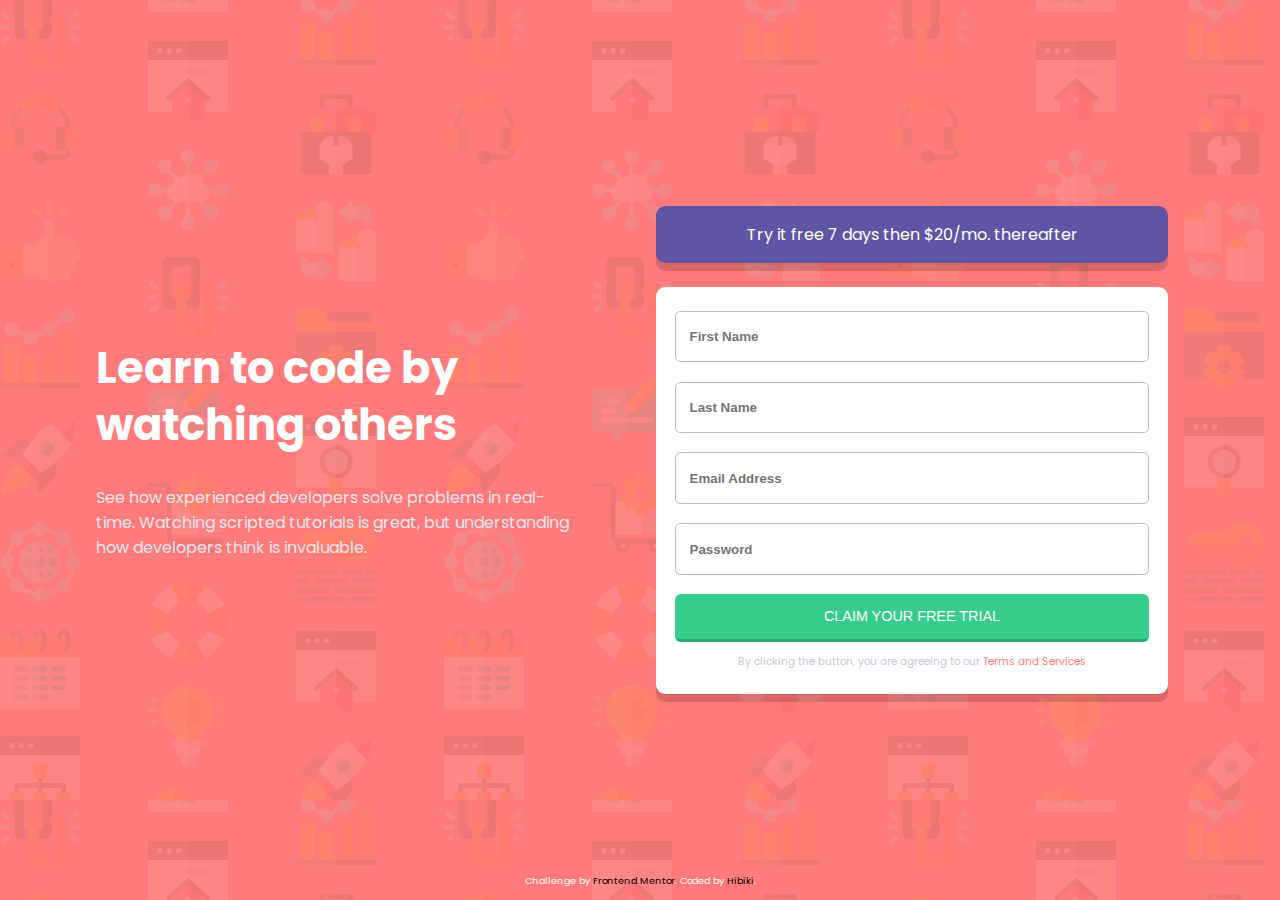
<file: Newbie Challenges/intro-component-signup-form/index.html>
<!DOCTYPE html>
<html lang="en">
<head>
  <meta charset="UTF-8">
  <meta name="viewport" content="width=device-width, initial-scale=1.0"> <!-- displays site properly based on user's device -->

  <link rel="icon" type="image/png" sizes="32x32" href="./images/favicon-32x32.png">
  <link href="https://fonts.googleapis.com/css2?family=Poppins:wght@400;500;600;700&display=swap" rel="stylesheet">
  <link rel="stylesheet" href="css/main.css">

  <script src="js/validate.js"></script>
  
  <title>Intro component with sign up form</title>
</head>
<body>
  <div class="container">
    <section class="main-text">
      <h1 class="main-text__heading">Learn to code by watching others</h1>
      <p class="main-text__desc">
        See how experienced developers solve problems in real-time. Watching scripted tutorials is great, 
        but understanding how developers think is invaluable.
      </p>
      <!--p class="attribution-dt">
        Challenge by <a href="https://www.frontendmentor.io?ref=challenge" target="_blank">Frontend Mentor</a>. 
        Coded by <a href="#">Hibiki</a>.
      </p-->
    </section>

    <section class="main-form">
      <div class="form-title">Try it free 7 days then $20/mo. thereafter</div>

      <form action="#" name="main-form" id="main-form" onsubmit="return Validate()">
        <div class="inp-wrapper">
          <input type="text" placeholder="First Name" name="first_name" id="first_name" aria-label="first_name">
          <img src="images/icon-error.svg" alt="error" class="errico" id="errico-fn">
          <p class="err-msg" id="err-msg-fn">First Name cannot be empty</p>
        </div>

        <div class="inp-wrapper">
          <input type="text" placeholder="Last Name" name="last_name" id="last_name" aria-label="last_name">
          <img src="images/icon-error.svg" alt="error" class="errico" id="errico-ln">
          <p class="err-msg" id="err-msg-ln">Last Name cannot be empty</p>
        </div>

        <div class="inp-wrapper">
          <input type="text" placeholder="Email Address" name="email_input" id="email_input" aria-label="email_input">
          <img src="images/icon-error.svg" alt="error" class="errico" id="errico-email">
          <p class="err-msg" id="err-msg-email">Looks like this is not an email</p>
        </div>

        <div class="inp-wrapper">
          <input type="text" placeholder="Password" name="password_input" id="password_input" aria-label="password_input">
          <img src="images/icon-error.svg" alt="error" class="errico" id="errico-pwd">
          <p class="err-msg" id="err-msg-pwd">Password cannot be empty</p>
        </div>

        <button type="submit" name="buton_submit">Claim your free trial</button>
        <p class="form-footer">By clicking the button, you are agreeing to our <a href="#" class="form-footer__link">Terms and Services</a></p>
      </form>
    </section>

    <footer>
      <p class="attribution">
        Challenge by <a href="https://www.frontendmentor.io?ref=challenge" target="_blank">Frontend Mentor</a>. 
        Coded by <a href="#">Hibiki</a>.
      </p>
    </footer>

  </div><!--end container-->
</body>
</html>
</file>
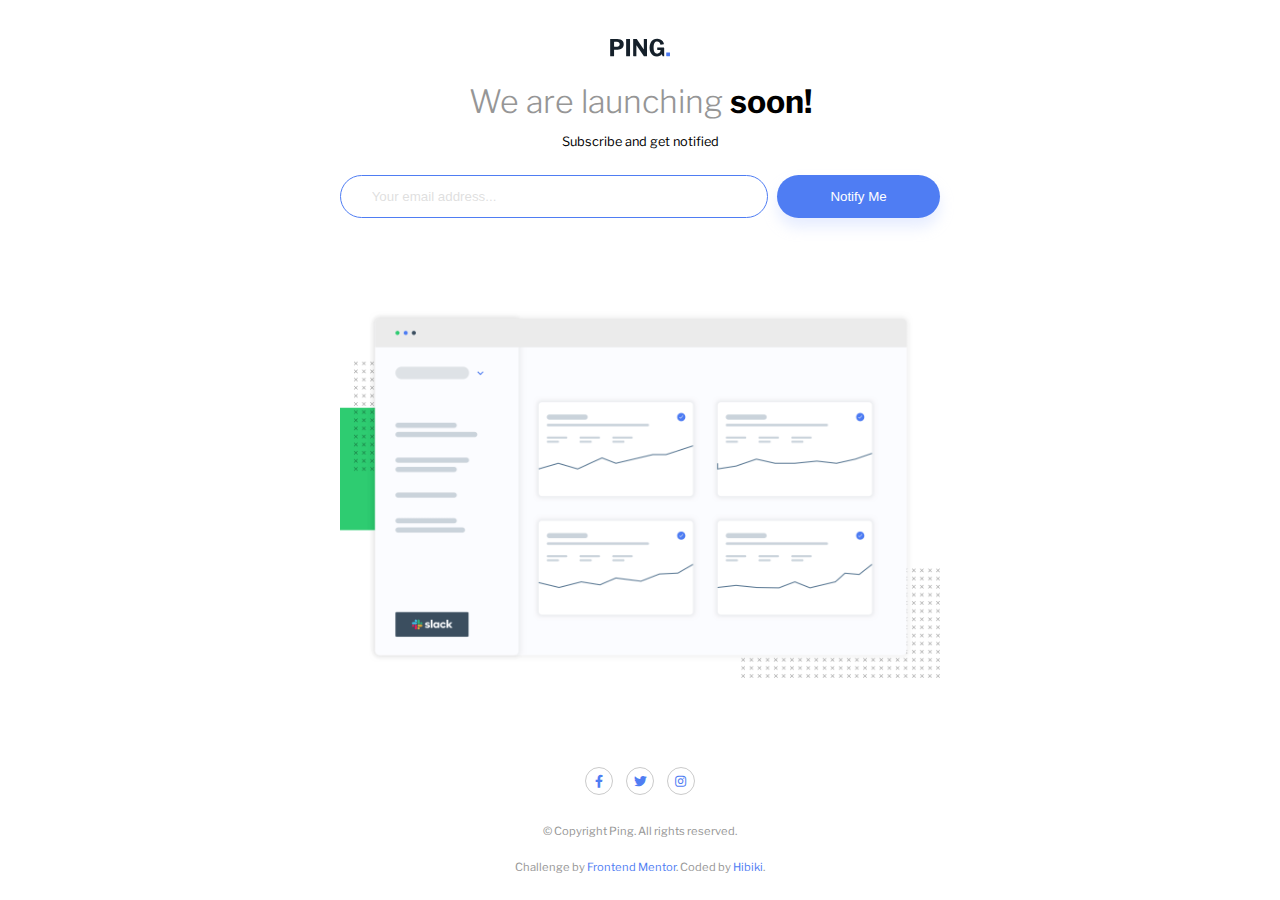
<file: Newbie Challenges/ping-coming-soon-page/index.html>
<!DOCTYPE html>
<html lang="en">
<head>
  <meta charset="UTF-8">
  <meta name="viewport" content="width=device-width, initial-scale=1.0"> <!-- displays site properly based on user's device -->

  <link rel="icon" type="image/png" sizes="32x32" href="./images/favicon-32x32.png">
  <link rel="stylesheet" href="https://fonts.googleapis.com/css2?family=Libre+Franklin:wght@300;600;700&display=swap">
  <link rel="stylesheet" href="https://cdnjs.cloudflare.com/ajax/libs/font-awesome/5.13.0/css/all.min.css">
  <link rel="stylesheet" href="css/main.css">
  
  <title>Ping</title>
</head>
<body>
  <div class="wrapper">

    <div class="container">
      <header>
        <img src="images/logo.svg" alt="logo" class="logo">
      </header>

      <section class="main-text">
        <h1 class="main-text__heading">We are launching <span class="em">soon!</span></h1>
        <p class="main-text__desc">Subscribe and get notified</p>
        <form action="#" class="main-text__form" name="form1" novalidate>
          <div class="input-wrapper">
            <input type="text" aria-label="email" id="email" name="email_inp" class="main-text__form-input" placeholder="Your email address...">
            <p class="error-message" id="error">Please provide a valid email address</p>
          </div>
          <button type="button" class="main-text__form-button" onclick="ValidateEmail(document.form1.email_inp);">Notify Me</button>
          <input type="submit" style="display: none" aria-label="submit" value="">
        </form>
      </section>

      <div class="hero">
        <img src="images/illustration-dashboard.png" alt="">
      </div>

      <footer>
        <ul class="footer__sm-list">
          <li class="footer__sm-list-item"><a href="#" class="footer__sm-list-link" aria-label="facebook"><i class="fab fa-facebook-f"></i></a></li>
          <li class="footer__sm-list-item"><a href="#" class="footer__sm-list-link" aria-label="twitter"><i class="fab fa-twitter"></i></a></li>
          <li class="footer__sm-list-item"><a href="#" class="footer__sm-list-link" aria-label="insta"><i class="fab fa-instagram"></i></a></li>
        </ul>
        <p class="copy">&copy; Copyright Ping. All rights reserved.</p>
        <p class="attribution">
          Challenge by <a href="https://www.frontendmentor.io?ref=challenge" target="_blank">Frontend Mentor</a>. 
          Coded by <a href="#">Hibiki</a>.
        </p>
      </footer>
    </div><!--container-->

  </div><!--wrapper-->

  <script>
    function ValidateEmail(inputText){
      var mailformat = /^\w+([\.-]?\w+)*@\w+([\.-]?\w+)*(\.\w{2,3})+$/;
      if(inputText.value.match(mailformat)){
        document.getElementById("error").style.display = "none";
        document.getElementById("email").style.border = "1px solid hsl(223, 87%, 63%)";
        return true;
      }
      else{
        document.getElementById("error").style.display = "block";
        document.getElementById("email").style.border = "1px solid #d10015";
        return false;
      }
    }
  </script>
</body>
</html>
</file>
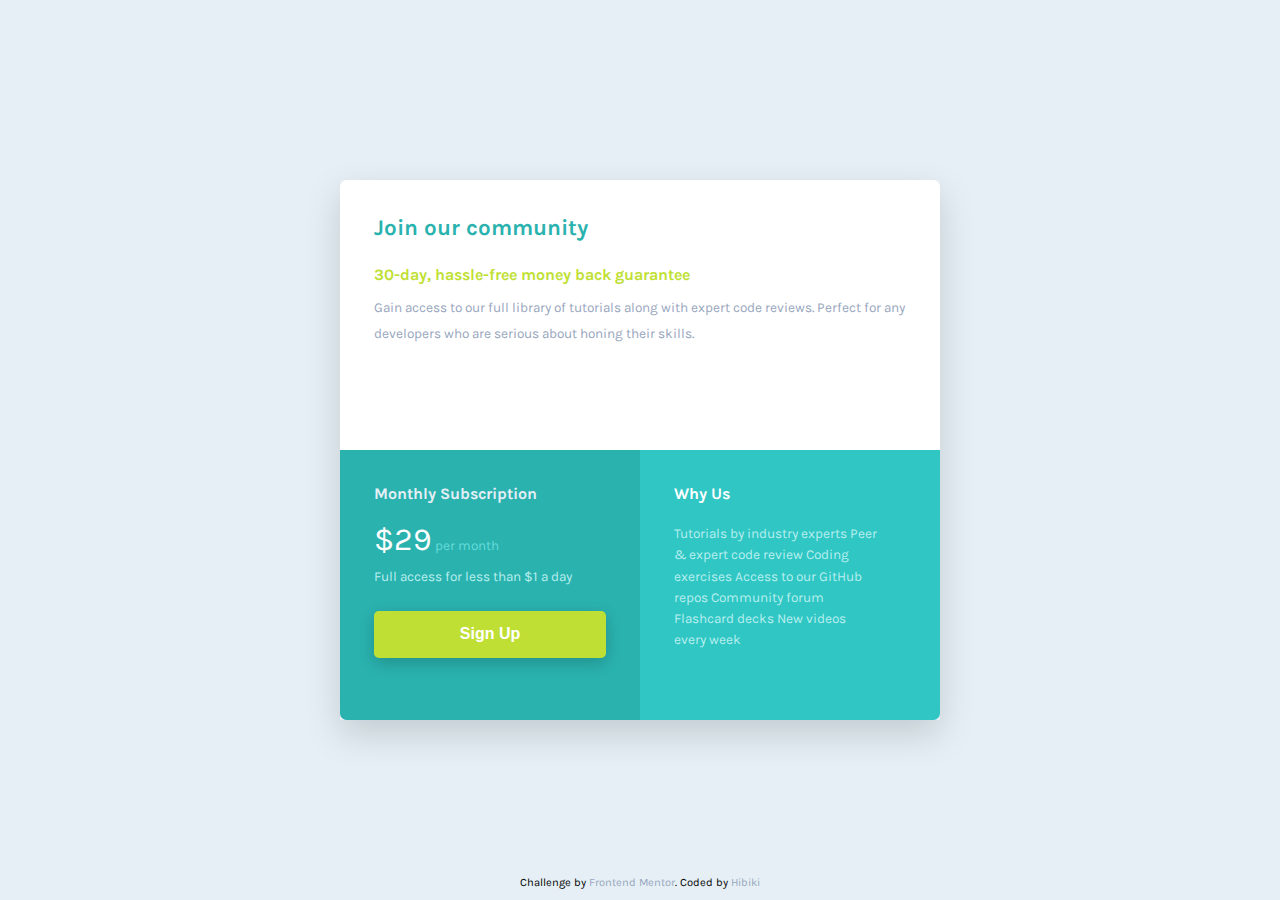
<file: Newbie Challenges/single-price-grid-component/index.html>
<!DOCTYPE html>
<html lang="en">
<head>
  <meta charset="UTF-8">
  <meta name="viewport" content="width=device-width, initial-scale=1.0">

  <link rel="icon" type="image/png" sizes="32x32" href="./images/favicon-32x32.png">
  <link href="https://fonts.googleapis.com/css2?family=Karla:wght@400;700&display=swap" rel="stylesheet">
  <link rel="stylesheet" href="css/main.css">
  
  <title>Single Price Grid Component</title>
</head>
<body>
  <div class="container">

    <div class="price-component">

      <div class="price-comp__join">
        <h1 class="join__heading">Join our community</h1>
        <h2 class="join__grnt">30-day, hassle-free money back guarantee</h2>
        <p class="join__desc">
          Gain access to our full library of tutorials along with expert code reviews. 
          Perfect for any developers who are serious about honing their skills.
        </p>
      </div>

      <div class="price-comp__price">
        <h2 class="price__heading">Monthly Subscription</h2>
        <p class="price"><span class="price__amt">&dollar;29</span> per month</p>
        <p class="price__desc">Full access for less than &dollar;1 a day</p>
        <form action="#" class="btn-form">
          <button class="btn">Sign Up</button>
        </form>
      </div>

      <div class="price-comp__why">
        <h2 class="why__heading">Why Us</h2>
        <p class="why__desc">
          Tutorials by industry experts
          Peer &amp; expert code review
          Coding exercises
          Access to our GitHub repos
          Community forum
          Flashcard decks
          New videos every week
        </p>
      </div>

    </div>

    <footer>
      <p class="attribution">
        Challenge by <a href="https://www.frontendmentor.io?ref=challenge" target="_blank">Frontend Mentor</a>. 
        Coded by <a href="#">Hibiki</a>
      </p>
    </footer>
  </div><!--end container-->
</body>
</html>
</file>
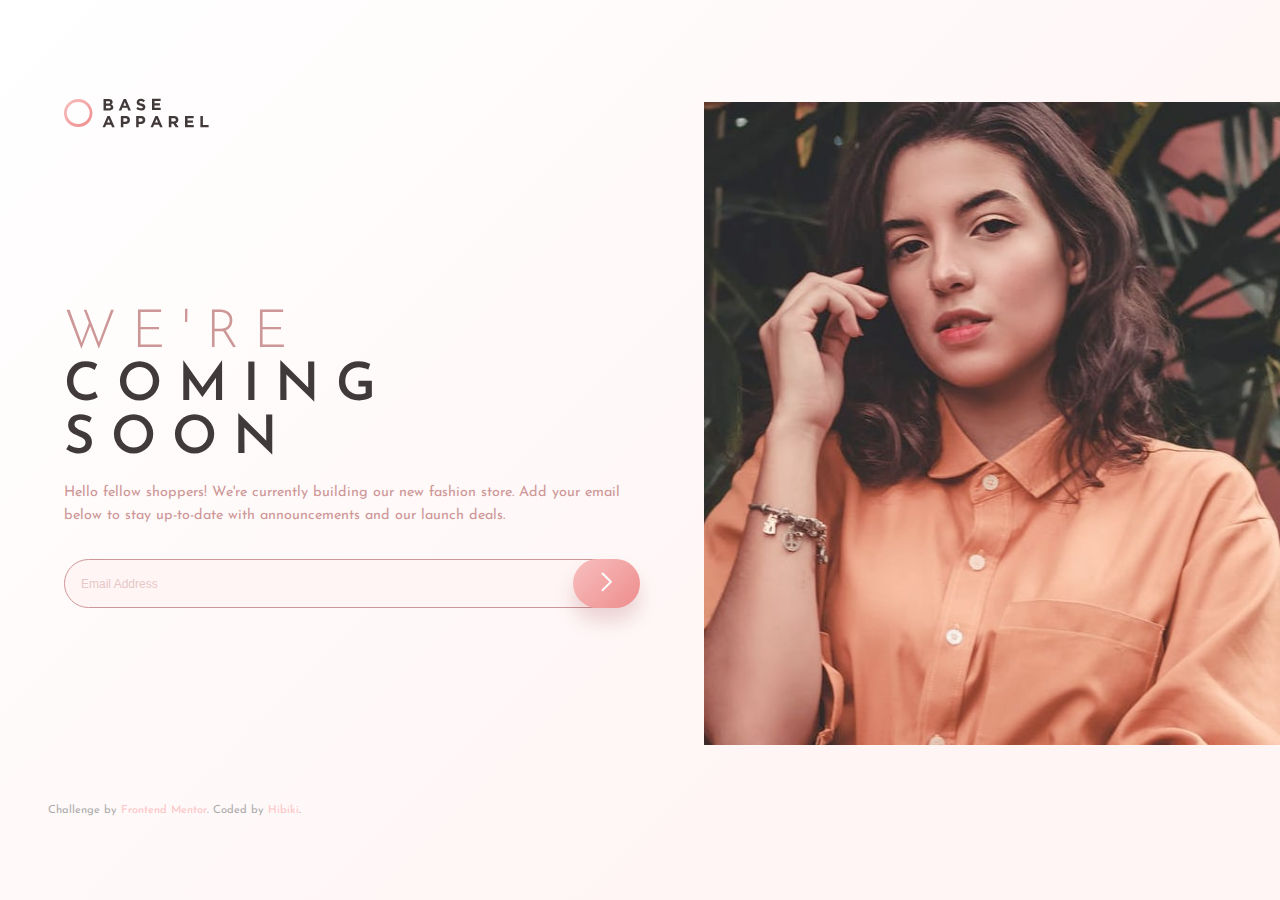
<file: Newbie Challenges/base apparel coming soon page/First attempt/index.html>
<!DOCTYPE html>
<html lang="en">
<head>
  <meta charset="UTF-8">
  <meta name="viewport" content="width=device-width, initial-scale=1.0"> <!-- displays site properly based on user's device -->

  <link rel="icon" type="image/png" sizes="32x32" href="./images/favicon-32x32.png">
  <link rel="stylesheet" href="css/main.css">
  <link href="https://fonts.googleapis.com/css2?family=Josefin+Sans:wght@300;400;600&display=swap" rel="stylesheet">
  
  <title>Frontend Mentor | Base Apparel coming soon page</title>
</head>
<body>

  <div class="container">

    <header>
      <img src="images/logo.svg" alt="Logo" class="logo">
    </header>

    <main>
      <div class="hero-image"></div>
      <section class="main-text">
        <h1 class="main-text__heading">
          <span class="main-text__heading1">We're</span><br><span class="main-text__heading2">coming<br>soon</span>
        </h1>
        <p>
          Hello fellow shoppers! We're currently building our new fashion store. 
          Add your email below to stay up-to-date with announcements and our launch deals.
        </p>
        <form action="mailto:admin@baseapparel.com">
          <input type="text" class="email-input" placeholder="Email Address">
          <button class="btn">
            <img src="images/icon-arrow.svg" alt="arrow">
          </button>
        </form>
      </section>
    </main>
    
    <footer>
      <p class="attribution">
        Challenge by <a href="https://www.frontendmentor.io?ref=challenge" target="_blank">Frontend Mentor</a>. 
        Coded by <a href="https://github.com/1Hibiki1" target="_blank">Hibiki</a>.
      </p>
    </footer>

  </div> <!--end container-->

</body>
</html>
</file>
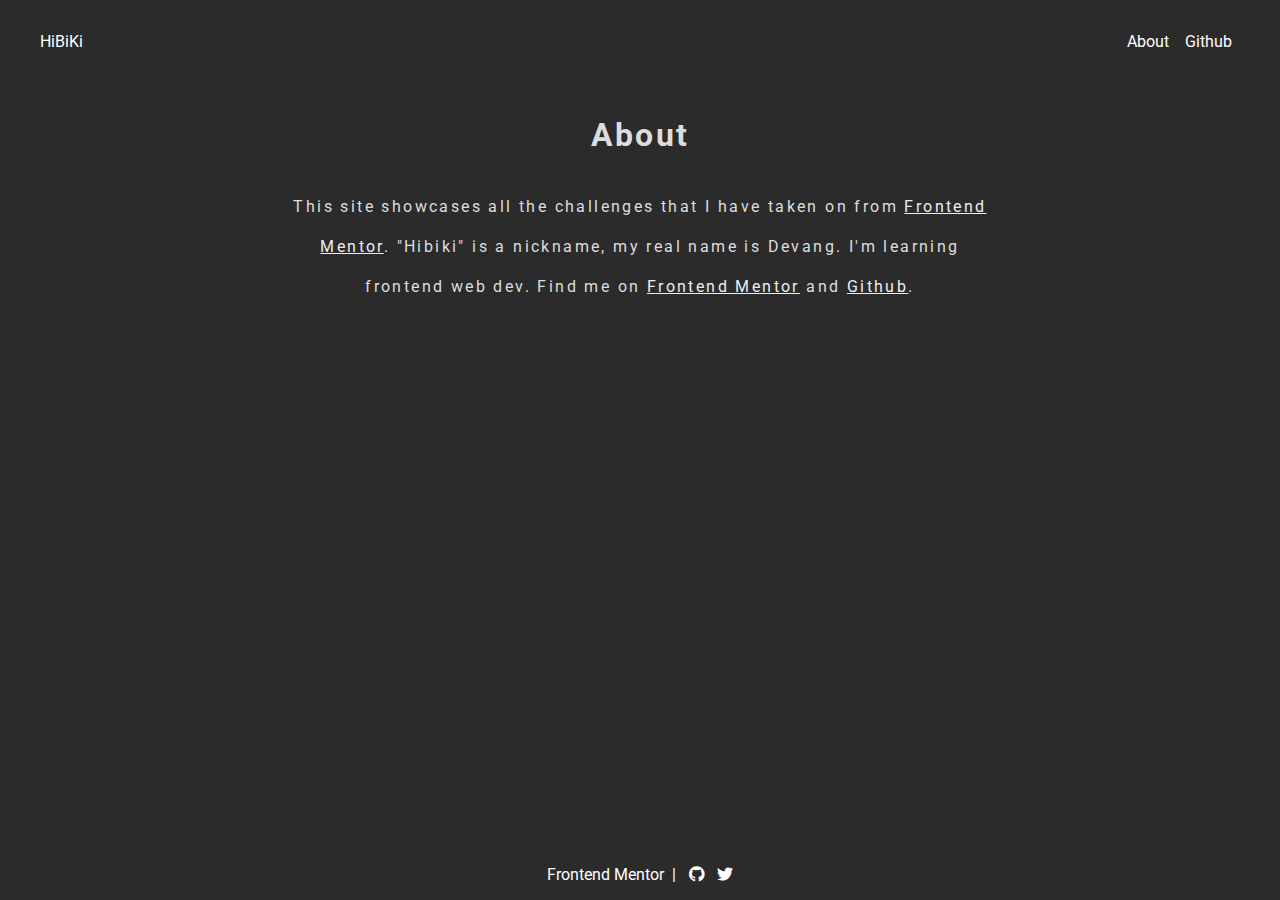
<file: about.html>
<!DOCTYPE html>
<html lang="en">
<head>
    <meta charset="UTF-8">
    <meta name="viewport" content="width=device-width, initial-scale=1.0">
    <title>Hibiki's Solutions | Frontend Mentor Challenges </title>
    <link rel="stylesheet" href="css/main.css">
    <link rel="stylesheet" href="css/about.css">
    <link href="https://fonts.googleapis.com/css2?family=Roboto:wght@300;400;500;700&display=swap" rel="stylesheet">
    <link rel="stylesheet" href="https://cdnjs.cloudflare.com/ajax/libs/font-awesome/5.13.0/css/all.min.css">
</head>
<body>
    <div class="container">
        <header>
            <span class="logo"><a href="index.html">HiBiKi</a></span>
            <ul class="nav">
                <li class="navitem"><a href="about.html" class="navlink">About</a></li>
                <li class="navitem"><a href="https://github.com/1Hibiki1" target="_blank" class="navlink">Github</a></li>
            </ul>
        </header>

        <section class="about-main">
            <h1 class="about__heading">About</h1>
            <p class="desc">
                This site showcases all the challenges that I have taken on from <a target="_blank" href="https://www.frontendmentor.io">Frontend Mentor</a>.
                "Hibiki" is a nickname, my real name is Devang. I'm learning frontend web dev. Find me on <a target="_blank" href="https://www.frontendmentor.io/profile/1Hibiki1">Frontend Mentor</a> and 
                <a href="https://github.com/1Hibiki1" target="_blank">Github</a>.
            </p>
        </section>

        <footer>
            <ul class="footer-nav">
                <li class="footer-nav__item"><a href="https://www.frontendmentor.io" class="footer__link" target="_blank">Frontend Mentor<span class="bar">|</span></a></li>
                <li class="footer-nav__item"><a href="https://github.com/1Hibiki1" class="footer__link" target="_blank"><i class="fab fa-github"></i></a></li>
                <li class="footer-nav__item"><a href="https://twitter.com/Hibiki534" class="footer__link" target="_blank"><i class="fab fa-twitter"></i></a></li>
            </ul>
        </footer>
    </div>
</body>
</html>
</file>
<file: css/main.css>
*,
*::before,
*::after {
  -webkit-box-sizing: border-box;
          box-sizing: border-box;
  margin: 0;
  padding: 0;
  border: 0;
}

html, body {
  height: 100%;
}

body {
  font-family: 'Roboto', sans-serif;
  background: #2b2b2b;
  color: #fff;
}

a {
  text-decoration: none;
  color: #fff;
}

body {
  font-size: 1rem;
}

h1 {
  font-size: 1.5rem;
}

h2 {
  font-size: 1.5rem;
}

h3 {
  font-size: 1.3rem;
}

.container {
  height: 100%;
  display: -ms-grid;
  display: grid;
  -ms-grid-columns: 1fr;
      grid-template-columns: 1fr;
  -ms-grid-rows: auto auto 1fr auto;
      grid-template-rows: auto auto 1fr auto;
      grid-template-areas: "h" "n" "b" "ftr";
}

.container header {
  display: -webkit-box;
  display: -ms-flexbox;
  display: flex;
  padding: 1em;
  -webkit-box-pack: justify;
      -ms-flex-pack: justify;
          justify-content: space-between;
}

.container header .nav {
  display: -webkit-box;
  display: -ms-flexbox;
  display: flex;
  list-style: none;
}

.container header .nav .navitem {
  text-align: center;
  margin: 0 0.2em;
}

.container header .nav .navitem .navlink {
  padding: 0.3em;
}

.container main {
  padding: 2em 1em 0 1em;
  text-align: center;
}

.container main .level-section__heading {
  font-weight: 400;
}

.container main .level-section__heading-next {
  margin-top: 2em;
}

.container main .level-section {
  margin-top: 1em;
}

.container main .level-section .card {
  margin-top: 1.5em;
  margin-right: auto;
  margin-left: auto;
  background: linear-gradient(340deg, #002afa, #00fa9e 90%);
  border-radius: 0.7em;
  padding: 0.5em;
  -webkit-box-shadow: 0 0 20px rgba(0, 0, 0, 0.8);
          box-shadow: 0 0 20px rgba(0, 0, 0, 0.8);
  max-width: 360px;
}

.container main .level-section .card .card__proj-prvw {
  width: 100%;
  margin: 0 auto;
  border-radius: 0.5em;
  min-height: 200px;
}

.container main .level-section .card .card__desc {
  padding: 1em 0 0.5em 0;
  display: -webkit-box;
  display: -ms-flexbox;
  display: flex;
}

.container main .level-section .card .card__desc .proj-link {
  display: -webkit-box;
  display: -ms-flexbox;
  display: flex;
  -webkit-box-pack: center;
      -ms-flex-pack: center;
          justify-content: center;
  padding: 1em 1em;
  background: #fff;
  color: #000;
  -webkit-box-flex: 1;
      -ms-flex: 1;
          flex: 1;
  font-size: 0.8rem;
  margin: 0.5em;
  border-radius: 3em;
}

.container main .level-section .card .card__proj-prvw-4cfs {
  background: url(../images/4-card-feature-section.png) no-repeat center center;
  background-size: cover;
}

.container main .level-section .card .card__proj-prvw-bacs {
  background: url(../images/base-apparel-coming-soon.png) no-repeat center center;
  background-size: cover;
}

.container main .level-section .card .card__proj-prvw-hlp {
  background: url(../images/huddle-landing-page.png) no-repeat center center;
  background-size: cover;
}

.container main .level-section .card .card__proj-prvw-spgc {
  background: url(../images/single-price-grid-component.png) no-repeat center center;
  background-size: cover;
}

.container main .level-section .card .card__proj-prvw-pcs {
  background: url(../images/ping-coming-soon-page.png) no-repeat center center;
  background-size: cover;
}

.container main .level-section .card .card__proj-prvw-icsf {
  background: url(../images/intro-component-signup-form.png) no-repeat center center;
  background-size: cover;
}

.container main .level-section .card .card__proj-prvw-flp {
  background: url(../images/fylo-landing-page.png) no-repeat center center;
  background-size: cover;
}

.container main .level-section .card .card__proj-prvw-hlpwab {
  background: url(../images/huddle-landing-page-with-alternating-feature-blocks.png) no-repeat center center;
  background-size: cover;
}

.container main .level-section .card .card__proj-prvw-pti {
  background: url(../images/project-tracking-intro-component.png) no-repeat center center;
  background-size: cover;
}

.container main .level-section .card-junior {
  background: linear-gradient(340deg, #002afa, #ca03fc 50%);
}

.container footer {
  -ms-grid-row: 4;
  -ms-grid-column: 1;
  grid-area: ftr;
  padding: 1em;
  margin-top: 3em;
  width: 100%;
}

.container footer .footer-nav {
  display: -webkit-box;
  display: -ms-flexbox;
  display: flex;
  -webkit-box-pack: center;
      -ms-flex-pack: center;
          justify-content: center;
  list-style: none;
}

.container footer .footer-nav .footer-nav__item {
  margin: 0 0.2em;
}

.container footer .footer-nav .footer-nav__item .footer__link {
  padding: 0 0.2em;
}

.container footer .footer-nav .footer-nav__item .bar {
  margin: 0 0 0 0.5em;
}

@media (min-width: 760px) {
  body .container h1 {
    font-size: 2rem;
  }
  body .container header {
    padding: 2em 2.5em;
  }
  body .container main {
    text-align-last: left;
    margin-top: 2em;
    padding: 0 2.5em;
  }
  body .container main .level-section {
    display: -webkit-box;
    display: -ms-flexbox;
    display: flex;
    -ms-flex-wrap: wrap;
        flex-wrap: wrap;
  }
  body .container main .level-section .card {
    min-width: 300px;
    margin-right: 2em;
    margin-left: 0;
  }
  body .container footer {
    margin-top: 4em;
    padding: 1em 0;
  }
}
/*# sourceMappingURL=main.css.map */
</file>
<file: Junior Challenges/project-tracking-intro-component-master/css/main.css>
*,
*::before,
*::after {
  margin: 0;
  padding: 0;
  border: 0;
  -webkit-box-sizing: border-box;
          box-sizing: border-box;
}

html {
  height: auto;
  min-height: 100%;
}

body {
  background: #fff;
  color: #242942;
  position: relative;
  height: 100vh;
  min-height: 700px;
}

:focus {
  outline: none;
}

body {
  font-size: 1rem;
  font-family: 'Barlow', sans-serif;
}

h1 {
  font-size: 2.3rem;
  text-transform: uppercase;
}

h1, header, .content__top, .content__bottom {
  font-family: 'Barlow Condensed', sans-serif;
}

@media (max-width: 321px) {
  body {
    font-size: 0.8rem;
  }
  body h1 {
    font-size: 2rem;
  }
}

.nav-open nav {
  -webkit-transform: translateY(70%);
          transform: translateY(70%);
}

.nav-open .hamburger-button {
  background: url(../images/icon-close.svg) no-repeat center center;
}

header {
  width: 100%;
  position: absolute;
  padding: 2em;
  display: -webkit-box;
  display: -ms-flexbox;
  display: flex;
  -webkit-box-align: center;
      -ms-flex-align: center;
          align-items: center;
  -webkit-box-pack: justify;
      -ms-flex-pack: justify;
          justify-content: space-between;
}

header .logo {
  max-width: 25px;
}

header nav {
  -webkit-transform: translateY(-100%);
          transform: translateY(-100%);
  -webkit-transition: 0.2s;
  transition: 0.2s;
  position: absolute;
  left: 1.5em;
  right: 1.5em;
}

header nav .nav__list {
  display: block;
  list-style: none;
  background: #fff;
  padding: 1.5em;
  display: -webkit-box;
  display: -ms-flexbox;
  display: flex;
  -webkit-box-orient: vertical;
  -webkit-box-direction: normal;
      -ms-flex-direction: column;
          flex-direction: column;
  -webkit-box-align: center;
      -ms-flex-align: center;
          align-items: center;
  -webkit-box-shadow: 0 0 1em rgba(0, 0, 0, 0.2);
          box-shadow: 0 0 1em rgba(0, 0, 0, 0.2);
}

header nav .nav__list .nav__list-item {
  padding: 0.7em 0;
  width: 100%;
  text-align: center;
}

header nav .nav__list .nav__list-item .nav__list-link {
  text-decoration: none;
  color: #000;
  text-transform: uppercase;
  font-size: 1.2rem;
  letter-spacing: 0.05em;
  font-weight: 700;
  padding: 0.5em;
}

header nav .nav__list .nav__list-item .nav__list-link-last {
  color: #a0a1ac;
}

header nav .nav__list .nav__list-item-last {
  border-top: 1px solid #a0a1ac;
  margin-top: 1em;
  padding-top: 1.5em;
  padding-bottom: 0;
}

header .hamburger-button {
  background: url(../images/icon-hamburger.svg) no-repeat center center;
  background-color: rgba(0, 0, 0, 0);
  min-width: 2em;
  min-height: 2em;
}

main {
  padding-top: 7em;
}

main .background-poly {
  height: 50%;
  width: 50%;
  background: #eef3f6;
  border-radius: 0 0 0 4em;
  position: absolute;
  top: 0;
  right: 0;
  z-index: -100;
}

main .hero-img-container {
  overflow: hidden;
  padding-left: 0.5em;
}

main .hero-img-container .hero-img {
  max-width: 138%;
}

main .content {
  padding: 5em 2em;
}

main .content .content__top .content__top__new {
  background: #242942;
  font-size: 0.9rem;
  font-weight: 700;
  color: #fff;
  padding: 0.2em 0.7em;
  text-transform: uppercase;
  border-radius: 1em;
}

main .content .content__top .content__top__desc {
  text-transform: uppercase;
  margin-left: 1em;
  color: #a0a1ac;
  letter-spacing: 0.25em;
}

main .content .content__heading {
  margin-top: 0.4em;
}

main .content .content__desc {
  color: #5b5f71;
  margin-top: 1em;
  padding-right: 2em;
  font-size: 1.05rem;
}

main .content .content__bottom {
  margin-top: 2em;
  display: -webkit-box;
  display: -ms-flexbox;
  display: flex;
  -webkit-box-align: center;
      -ms-flex-align: center;
          align-items: center;
}

main .content .content__bottom .content__bottom__button-link {
  background: #ff5c5c;
  padding: 0.8em 1.5em;
  border-radius: 0.4em;
  text-decoration: none;
  color: #fff;
  text-transform: uppercase;
  font-size: 0.9rem;
  font-weight: 700;
  letter-spacing: 0.1em;
}

main .content .content__bottom .content__bottom__desc {
  margin-left: 1em;
  text-transform: uppercase;
  letter-spacing: 0.15em;
  font-size: 0.9rem;
  color: #a0a1ac;
}

main footer {
  position: absolute;
  width: 100%;
  text-align: center;
  font-size: 0.8rem;
  padding-bottom: 0.5em;
  color: #a0a1ac;
}

main footer a {
  text-decoration: none;
  color: #ff5c5c;
}

main footer a:hover {
  color: #242942;
}
/*# sourceMappingURL=main.css.map */
</file>
<file: Junior Challenges/project-tracking-intro-component-master/css/desktop.css>
@media (min-width: 560px) {
  body header {
    padding-left: 4em;
    padding-right: 4em;
    padding-top: 2.5em;
  }
  body main .hero-img-container {
    padding: 0em 3em;
  }
  body main .hero-img-container .hero-img {
    width: 100%;
    max-width: 800px;
    margin: 0 auto;
  }
  body main .content {
    padding: 7em 4em;
    display: -webkit-box;
    display: -ms-flexbox;
    display: flex;
    -webkit-box-orient: vertical;
    -webkit-box-direction: normal;
        -ms-flex-direction: column;
            flex-direction: column;
    -webkit-box-align: center;
        -ms-flex-align: center;
            align-items: center;
  }
}

@media (min-width: 800px) {
  body {
    font-size: 1.2rem;
  }
  body h1 {
    font-size: 3rem;
  }
}

@media (min-width: 1300px) {
  body {
    font-size: 1.2rem;
  }
  body h1 {
    font-size: 4rem;
  }
}

@media (min-width: 1100px) and (orientation: landscape) {
  body header {
    position: absolute;
    padding: 3em 6em;
  }
  body header nav {
    -webkit-transform: none;
            transform: none;
    position: relative;
    left: 0;
    right: 0;
  }
  body header nav .nav__list {
    display: -webkit-box;
    display: -ms-flexbox;
    display: flex;
    -webkit-box-orient: horizontal;
    -webkit-box-direction: normal;
        -ms-flex-direction: row;
            flex-direction: row;
    padding: 0;
    background: transparent;
    list-style: none;
    -webkit-box-shadow: none;
            box-shadow: none;
  }
  body header nav .nav__list .nav__list-item {
    margin-right: 3em;
    width: auto;
  }
  body header nav .nav__list .nav__list-item .nav__list-link {
    cursor: pointer;
  }
  body header nav .nav__list .nav__list-item .nav__list-link:hover {
    text-decoration: underline;
  }
  body header nav .nav__list .nav__list-item .nav__list-link-last {
    color: #a0a1ac;
  }
  body header nav .nav__list .nav__list-item .nav__list-link-last::before {
    content: "";
    display: inline-block;
    position: relative;
    background-color: #d6d7db;
    width: 0.3em;
    height: 0.3em;
    border-radius: 50%;
    margin-right: 3em;
    vertical-align: 25%;
  }
  body header nav .nav__list .nav__list-item-last {
    border: none;
    margin: 0;
    padding: 0;
  }
  body header .hamburger-button {
    display: none;
  }
  body main {
    display: -webkit-box;
    display: -ms-flexbox;
    display: flex;
    -webkit-box-orient: horizontal;
    -webkit-box-direction: reverse;
        -ms-flex-direction: row-reverse;
            flex-direction: row-reverse;
    -webkit-box-pack: justify;
        -ms-flex-pack: justify;
            justify-content: space-between;
    padding-top: 11%;
    padding-bottom: 7%;
    padding-left: 6em;
    position: absolute;
    height: 100%;
  }
  body main .background-poly {
    width: 52%;
  }
  body main .hero-img-container {
    display: -webkit-box;
    display: -ms-flexbox;
    display: flex;
    -webkit-box-align: center;
        -ms-flex-align: center;
            align-items: center;
    padding: 0;
    height: 100%;
  }
  body main .hero-img-container .hero-img {
    -o-object-fit: cover;
       object-fit: cover;
    height: 100%;
    -o-object-position: 0 100%;
       object-position: 0 100%;
    max-height: 500px;
  }
  body main .content {
    display: block;
    text-align: left;
    padding: 0;
    -ms-flex-item-align: center;
        -ms-grid-row-align: center;
        align-self: center;
    width: 40%;
  }
  body main .content .content__heading {
    margin-top: 0.1em;
  }
  body main .content .content__desc {
    font-size: 1.2rem;
    max-width: 70%;
  }
  body main .content .content__bottom {
    margin-top: 3em;
  }
  body main .content .content__bottom .content__bottom__button-link {
    padding: 1em 2.5em;
    font-size: 1rem;
  }
  body main .content .content__bottom .content__bottom__button-link:hover {
    background: #ff8a8a;
  }
  body main .content .content__bottom .content__bottom__desc {
    letter-spacing: 0.3em;
    font-size: 1rem;
  }
}

@media (min-width: 1100px) and (orientation: landscape) and (max-width: 1230px) {
  body main .content .content__bottom .content__bottom__button-link {
    letter-spacing: 0.05em;
    font-size: 0.9rem;
  }
  body main .content .content__bottom .content__bottom__desc {
    letter-spacing: 0.05em;
    font-size: 0.9rem;
  }
}

@media (min-width: 1100px) and (orientation: landscape) {
  body main footer {
    bottom: 0.5em;
  }
}
/*# sourceMappingURL=desktop.css.map */
</file>
<file: Newbie Challenges/4 Card Feature Section/css/main.css>
*,
*::before,
*::after {
    box-sizing: border-box;
    margin: 0;
    padding: 0;
    border: 0;
}

:root{
    --fw-bold: 600;
    --fw-reg: 400;
    --fw-light: 200;

    --clr-light: hsl(0, 0%, 98%);
    --clr-dark: #000;
    --clr-card-bg: #fff;

    --fs-body: 1rem;
    --fs-body-small: 0.85rem;

    --fs-h1: 2rem;
    --fs-h1-small: 1.5rem;
    --fs-h2: 1.5rem;
    --fs-h2-small: 1.2rem;

    --card-border-height: 5px;
    --card-border-radius: 6px;
    --card-bs: 0px 20px 20px -2px #ddd;
}


/*general styles*/

body, html{
    width: 100%;
    height: 100%;
}

body{
    font-family: 'Poppins', sans-serif;
    width: 100%;
    height: 100%;
    font-size: var(--fs-body);
    background: var(--clr-light);
    color: #555;
}

.container{
    padding: 3em 2em;
}

@media (min-width: 600px){
    .container{
        width: 100%;
        margin: 0 auto;
        padding: 4em 2em;
    }
}

@media (min-width: 850px){
    .container{
        width: 85%;
        margin: 0 auto;
        padding: 2em 0 4em 0;
    }
}

/*typography*/

h1{
    font-size: var(--fs-h1);
}
h2{
    font-size: var(--fs-h2);
    font-weight: var(--fw-reg);
}

@media (max-width: 600px){
    h1{
        font-size: var(--fs-h1-small);
    }
    h2{
        font-size: var(--fs-h2-small);
    }
    body{
        font-size: var(--fs-body-small);
    }
}

/*heading section*/

.top{
    text-align: center;
}

.top__head1{
    font-weight: var(--fw-reg);
}

.top__head2{
    margin-bottom: 0.5em;
}

.top__subHeading{
    font-weight: var(--fw-light);
    margin-left: auto;
    margin-right: auto;
    max-width: 550px;
}

/*cards section*/

.card-container{
    margin-top: 3em;
    text-align: center;
}

.card{
    background-color: var(--clr-card-bg);
    margin: 2em auto;
    border-radius: var(--card-border-radius);
    padding: 1.3em 1em;
    text-align: left;
    box-shadow: var(--card-bs);
}

@media (max-width: 850px){
    .card{
        max-width: 350px;
    }
}

.card__subtitle{
    font-weight: var(--fw-light);
    margin-top: 0.6em;
}

.card-1{
    border-top: var(--card-border-height) solid hsl(180, 62%, 55%);
}

.card-2{
    border-top: var(--card-border-height) solid hsl(0, 78%, 62%);
}

.card-3{
    border-top: var(--card-border-height) solid hsl(34, 97%, 64%);
}

.card-4{
    border-top: var(--card-border-height) solid hsl(212, 86%, 64%);
}

.card__img-container{
    margin-top: 1em;
    text-align: right;
    padding: 1em 1em;
}

@media (min-width: 600px){
    .card-container{
        display: grid;
        grid-template: repeat(2, 1fr) / repeat(2, 1fr);
        grid-column-gap: 2em;
    }
}

@media (min-width: 1150px){
    .card{
        margin: 1em;
    }

    .card__subtitle{
        max-width: 350px;
    }
    
    .card-container{
        display: grid;
        grid-template: repeat(2, 1fr) / repeat(3, 1fr);
        align-items: center;
        grid-column-gap: 0;
    }

    .card-1{
        grid-row: span 2;
    }

    .card-3{
        grid-row: span 2;
    }

    .card-4{
        grid-column: 2;
    }
}

/*footer*/
footer{
    bottom: 0;
    text-align: center;
    padding: 0.4em 0;
    font-weight: 300;
    font-size: var(--fs-body-small);
}

.footer__link{
    text-decoration: none;
    color: hsl(0, 78%, 62%);
    transition: 0.3s;
}

.footer__link:hover{
    color: hsl(212, 86%, 64%);
}
</file>
<file: Newbie Challenges/base apparel coming soon page/css/main.css>
*,
*::before,
*::after {
  -webkit-box-sizing: border-box;
          box-sizing: border-box;
  margin: 0;
  padding: 0;
  border: 0;
}

html, body {
  height: 100%;
  overflow: auto;
}

body {
  background: linear-gradient(315deg, #fff5f5 30%, white);
}

*:focus {
  outline: none;
}

body {
  font-family: 'Josefin Sans', sans-serif;
  font-size: 1rem;
  font-weight: 400;
}

h1 {
  font-size: 2.5rem;
  font-weight: 600;
}

@media (min-width: 600px) {
  body {
    font-size: 1.5rem;
  }
  h1 {
    font-size: 3.5rem;
  }
}

.container {
  height: 100%;
  min-height: 650px;
  display: -ms-grid;
  display: grid;
  -ms-grid-rows: (auto)[4];
      grid-template-rows: repeat(4, auto);
}

.container .lft-mg {
  display: none;
}

.container header {
  padding: 2em;
}

.container header .logo {
  width: 35%;
  max-width: 100px;
}

.container .hero-image {
  background: url(../images/hero-mobile.jpg) no-repeat;
  background-size: cover;
  width: 100%;
  min-height: 250px;
}

@media (min-width: 755px) {
  .container .hero-image {
    -webkit-box-flex: 0;
        -ms-flex: 0 1 40%;
            flex: 0 1 40%;
    min-height: 500px;
  }
}

.container .main-text {
  display: -webkit-box;
  display: -ms-flexbox;
  display: flex;
  -webkit-box-orient: vertical;
  -webkit-box-direction: normal;
      -ms-flex-direction: column;
          flex-direction: column;
  -webkit-box-pack: center;
      -ms-flex-pack: center;
          justify-content: center;
  text-align: center;
  padding: 3.3em 2em;
  position: relative;
}

.container .main-text .main-text__heading {
  text-transform: uppercase;
  letter-spacing: 0.3em;
}

.container .main-text .main-text__heading .main-text__heading1 {
  color: #ce9797;
  font-weight: 300;
}

.container .main-text .main-text__heading .main-text__heading2 {
  color: #413a3a;
}

.container .main-text p {
  margin-top: 1em;
  color: #ce9797;
  font-size: 0.9em;
  line-height: 1.6em;
}

.container .main-text form {
  margin-top: 2em;
  display: -webkit-box;
  display: -ms-flexbox;
  display: flex;
  -webkit-box-pack: end;
      -ms-flex-pack: end;
          justify-content: flex-end;
  -webkit-box-align: center;
      -ms-flex-align: center;
          align-items: center;
  width: 100%;
  position: relative;
}

.container .main-text form .email-input {
  -webkit-box-flex: 1;
      -ms-flex: 1 1 auto;
          flex: 1 1 auto;
  padding: 1.2em 2em;
  border-radius: 3em 0 0 3em;
  background-color: #fff5f5;
  border: 1px solid #ce9797;
  color: #ad5252;
}

.container .main-text form ::-webkit-input-placeholder {
  opacity: 0.5;
  color: #ce9797;
  font-size: 0.9em;
}

.container .main-text form :-ms-input-placeholder {
  opacity: 0.5;
  color: #ce9797;
  font-size: 0.9em;
}

.container .main-text form ::-ms-input-placeholder {
  opacity: 0.5;
  color: #ce9797;
  font-size: 0.9em;
}

.container .main-text form ::placeholder {
  opacity: 0.5;
  color: #ce9797;
  font-size: 0.9em;
}

.container .main-text form .btn {
  z-index: 3;
  height: 3.9em;
  -webkit-box-flex: 0;
      -ms-flex: 0 1 6em;
          flex: 0 1 6em;
  border-radius: 3em;
  background: linear-gradient(315deg, #ee8c8c, #f8bfbf);
  margin-left: -3em;
  -webkit-box-shadow: 0 1em 1.5em rgba(122, 0, 0, 0.15);
          box-shadow: 0 1em 1.5em rgba(122, 0, 0, 0.15);
  cursor: pointer;
}

@media (min-width: 568px) {
  .container .main-text form .btn {
    -webkit-box-flex: 0;
        -ms-flex: 0 1 8em;
            flex: 0 1 8em;
  }
}

.container .main-text form .errico {
  height: 1em;
  width: 1em;
  position: absolute;
  margin-left: -5.5em;
  visibility: hidden;
}

@media (orientation: landscape) {
  .container .main-text form .errico {
    margin-left: -4em;
  }
}

.container .main-text #result {
  color: #fb9393;
  font-size: 0.8rem;
  padding: 0 2em;
  position: absolute;
}

.container footer {
  height: 25px;
  padding: 1em 0;
  display: -webkit-box;
  display: -ms-flexbox;
  display: flex;
  -webkit-box-align: center;
      -ms-flex-align: center;
          align-items: center;
  -webkit-box-pack: center;
      -ms-flex-pack: center;
          justify-content: center;
  color: #aaa;
  font-size: 0.7rem;
}

.container footer a {
  -webkit-transition: 0.5s;
  transition: 0.5s;
  text-decoration: none;
  color: #fdc4c4;
}

.container footer a:hover {
  color: #6666ff;
}

@media (min-width: 1024px) and (orientation: landscape) {
  body .container {
    background: url(../images/bg-pattern-desktop.svg);
    background-size: cover;
    display: -ms-grid;
    display: grid;
        grid-template-areas: "lm hdr img" "lm maintxt img" "fotr fotr img";
    -ms-grid-columns: 1.5fr 7fr 6fr;
        grid-template-columns: 1.5fr 7fr 6fr;
    -ms-grid-rows: auto auto auto;
        grid-template-rows: auto auto auto;
  }
  body .container .lft-mg {
    -ms-grid-row: 1;
    -ms-grid-row-span: 2;
    -ms-grid-column: 1;
    grid-area: lm;
  }
  body .container header {
    -ms-grid-row: 1;
    -ms-grid-column: 2;
    grid-area: hdr;
    padding: 2em 0;
    display: -webkit-box;
    display: -ms-flexbox;
    display: flex;
    -webkit-box-align: center;
        -ms-flex-align: center;
            align-items: center;
  }
  body .container header .logo {
    min-width: 150px;
  }
  body .container .hero-image {
    -ms-grid-row: 1;
    -ms-grid-row-span: 3;
    -ms-grid-column: 3;
    grid-area: img;
    background: url(../images/hero-desktop.jpg);
    background-size: cover;
  }
  body .container .mt-inner {
    max-width: 415px;
  }
  body .container .main-text {
    -ms-grid-row: 2;
    -ms-grid-column: 2;
    grid-area: maintxt;
    text-align: left;
    padding: 0 6em 3.3em 0;
  }
  body .container .main-text .main-text__heading {
    letter-spacing: 0.25em;
  }
  body .container .main-text p {
    font-size: 1rem;
  }
  body .container .main-text form {
    margin-top: 1.7em;
  }
  body .container .main-text form .email-input {
    background: transparent;
  }
  body .container .main-text form .btn {
    -webkit-box-flex: 0;
        -ms-flex: 0 1 7em;
            flex: 0 1 7em;
  }
  body .container .main-text form .btn:hover {
    background: linear-gradient(315deg, #f4b8b8, #fbdfdf);
  }
  body .container .main-text form .errico {
    margin-left: -4.5em;
  }
  body .container footer {
    -ms-grid-row: 3;
    -ms-grid-column: 1;
    -ms-grid-column-span: 2;
    grid-area: fotr;
  }
}
/*# sourceMappingURL=main.css.map */
</file>
<file: Newbie Challenges/fylo-landing-page/css/main.css>
*,
*::before,
*::after {
  margin: 0;
  padding: 0;
  border: 0;
  -webkit-box-sizing: border-box;
          box-sizing: border-box;
}

html, body {
  height: 100%;
}

a {
  text-decoration: none;
}

::-webkit-input-placeholder {
  color: #bfbfbf;
}

:-ms-input-placeholder {
  color: #bfbfbf;
}

::-ms-input-placeholder {
  color: #bfbfbf;
}

::placeholder {
  color: #bfbfbf;
}

body {
  font-family: 'Open Sans', sans-serif;
  font-size: 0.9rem;
  -webkit-text-size-adjust: 100%;
}

h1, h2, header, form {
  font-family: 'Open Sans', sans-serif;
}

h1 {
  font-size: 1.5rem;
}

h2 {
  font-size: 1.1rem;
}

@media (min-width: 1120px) {
  body {
    font-size: 0.9rem;
  }
  h1 {
    font-size: 2rem;
  }
  h2 {
    font-size: 1.6rem;
  }
}

.wrapper {
  height: 100%;
}

.wrapper header {
  display: -webkit-box;
  display: -ms-flexbox;
  display: flex;
  -webkit-box-pack: justify;
      -ms-flex-pack: justify;
          justify-content: space-between;
  -webkit-box-align: end;
      -ms-flex-align: end;
          align-items: flex-end;
  padding: 1.5em;
}

.wrapper header .logo {
  max-width: 90px;
}

.wrapper header nav .nav__list {
  list-style: none;
  display: -webkit-box;
  display: -ms-flexbox;
  display: flex;
  margin-bottom: 0.2em;
  font-size: 0.8rem;
}

.wrapper header nav .nav__list .nav__list-item {
  margin-left: 0.2em;
}

.wrapper header nav .nav__list .nav__list-item .nav__list-link {
  color: #070439;
  padding: 0.5em;
}

.wrapper .intro {
  padding: 4em 1.5em 6em 1.5em;
  text-align: center;
}

.wrapper .intro .intro__img {
  width: 100%;
  max-width: 650px;
}

.wrapper .intro .intro__heading {
  margin-top: 1.5em;
  font-weight: 700;
  color: #070439;
}

.wrapper .intro .intro__desc {
  padding: 2em 1.5em;
}

.wrapper .intro .intro__form {
  padding: 0 1.5em;
  max-width: 600px;
  margin: 0 auto;
}

.wrapper .intro .intro__form .intro__form-input {
  display: block;
  width: 100%;
  padding: 1em;
  border: 1px solid #070439;
  border-radius: 0.3em;
  -webkit-box-shadow: 0.2em 0.2em 0.4em rgba(0, 0, 0, 0.04) inset, 0.2em 0.2em 0.4em rgba(0, 0, 0, 0.04);
          box-shadow: 0.2em 0.2em 0.4em rgba(0, 0, 0, 0.04) inset, 0.2em 0.2em 0.4em rgba(0, 0, 0, 0.04);
}

.wrapper .intro .intro__form .intro__form-button {
  width: 100%;
  margin-top: 1.5em;
  background: #3065f8;
  color: #fff;
  padding: 1em;
  font-weight: 700;
  -webkit-box-shadow: 0.3em 0.3em 0.4em rgba(0, 0, 0, 0.1);
          box-shadow: 0.3em 0.3em 0.4em rgba(0, 0, 0, 0.1);
  border-radius: 0.3em;
  cursor: pointer;
}

.wrapper .curveBg {
  width: 100%;
  display: block;
}

.wrapper .curveBgDesktop {
  display: none;
}

.wrapper .services {
  margin-top: -0.5em;
  padding: 4em 1.5em;
  text-align: center;
  background-color: #f8f8fe;
}

.wrapper .services .services__img {
  width: 95%;
  max-width: 600px;
  margin: 0 auto;
}

.wrapper .services .services__title {
  margin-top: 5em;
}

@media (min-width: 600px) {
  .wrapper .services .services__title {
    font-size: 1.5rem;
  }
}

.wrapper .services .services__desc {
  margin-top: 2em;
  color: #585989;
}

.wrapper .services .services__desc p {
  margin-top: 1.5em;
}

.wrapper .services .services__desc-link {
  margin-top: 3em;
  border-bottom: 1px solid #3c9f8f;
  display: inline-block;
  padding-bottom: 0.5em;
}

.wrapper .services .services__desc-link .services__desc-link-link {
  color: #3c9f8f;
}

.wrapper .services .services__desc-link .services__desc-link-arrow {
  width: 1.5em;
  margin-bottom: -0.3em;
}

.wrapper .services .services__card {
  margin-top: 4em;
  margin-right: auto;
  margin-left: auto;
  background: #fff;
  padding: 2em 1em 2em 2em;
  text-align: left;
  width: 90%;
  font-size: 0.75rem;
  border-radius: 0.3em;
  -webkit-box-shadow: 0 0 1em rgba(0, 0, 0, 0.1);
          box-shadow: 0 0 1em rgba(0, 0, 0, 0.1);
  line-height: 1.7em;
}

.wrapper .services .services__card .services__card-user {
  display: -webkit-box;
  display: -ms-flexbox;
  display: flex;
  -webkit-box-align: center;
      -ms-flex-align: center;
          align-items: center;
  line-height: 1.2em;
  margin-top: 1em;
  color: #070439;
}

.wrapper .services .services__card .services__card-user .services__card-user-img {
  width: 2.5em;
  height: 2.5em;
  border-radius: 50%;
}

.wrapper .services .services__card .services__card-user .services__card-user-desc {
  margin-left: 0.7em;
}

.wrapper .services .services__card .services__card-user .services__card-user-desc .services__card-name {
  font-weight: 700;
  font-size: 0.65rem;
}

.wrapper .services .services__card .services__card-user .services__card-user-desc .services__card-desg {
  font-size: 0.5rem;
}

@media (min-width: 600px) {
  .wrapper .services {
    padding: 4em 2.5em;
  }
}

.wrapper .access {
  background: #585989;
  color: #fff;
  padding: 4em 3em 5em 3em;
  text-align: center;
}

.wrapper .access .access__heading {
  font-size: 1.2rem;
}

.wrapper .access .access__desc {
  margin: 1.5em 0 2.5em 0;
}

.wrapper .access .access__form {
  padding: 0 1.5em;
}

.wrapper .access .access__form .access__form-input {
  font-size: 0.7rem;
  display: block;
  width: 100%;
  padding: 0.8em;
  border-radius: 0.2em;
  -webkit-box-shadow: 0.2em 0.2em 0.4em rgba(0, 0, 0, 0.04);
          box-shadow: 0.2em 0.2em 0.4em rgba(0, 0, 0, 0.04);
}

.wrapper .access .access__form .access__form-button {
  font-size: 0.7rem;
  width: 100%;
  margin-top: 0.7em;
  background: #3065f8;
  color: #fff;
  padding: 0.8em;
  -webkit-box-shadow: 0.3em 0.3em 0.4em rgba(0, 0, 0, 0.1);
          box-shadow: 0.3em 0.3em 0.4em rgba(0, 0, 0, 0.1);
  border-radius: 0.1em;
  cursor: pointer;
}

.wrapper footer {
  background: #070439;
  color: #fff;
}

.wrapper footer .footer-main {
  padding: 3.5em 2.5em;
}

.wrapper footer .footer-main .footer-main__sec1 .footer-main__sec1-logo {
  -webkit-filter: brightness(0) saturate(100%) invert(100%) sepia(0%) saturate(0%) hue-rotate(111deg) brightness(103%) contrast(104%);
          filter: brightness(0) saturate(100%) invert(100%) sepia(0%) saturate(0%) hue-rotate(111deg) brightness(103%) contrast(104%);
}

.wrapper footer .footer-main .footer-main__sec1 .footer-main__sec1-contact {
  margin-top: 3em;
}

.wrapper footer .footer-main .footer-main__sec1 .footer-main__sec1-contact .sec1-contact-phone {
  display: -webkit-box;
  display: -ms-flexbox;
  display: flex;
}

.wrapper footer .footer-main .footer-main__sec1 .footer-main__sec1-contact .sec1-contact-phone .sec1-contact-phone-desc {
  margin-left: 1em;
}

.wrapper footer .footer-main .footer-main__sec1 .footer-main__sec1-contact .sec1-contact-email {
  display: -webkit-box;
  display: -ms-flexbox;
  display: flex;
  margin-top: 1em;
}

.wrapper footer .footer-main .footer-main__sec1 .footer-main__sec1-contact .sec1-contact-email .sec1-contact-email-desc {
  margin-left: 1em;
}

.wrapper footer .footer-main .footer-main__list1 {
  list-style: none;
  margin-top: 3em;
}

.wrapper footer .footer-main .footer-main__list1 .footer-main__list1-item {
  margin-top: 1em;
}

.wrapper footer .footer-main .footer-main__list2 {
  list-style: none;
  margin-top: 3em;
}

.wrapper footer .footer-main .footer-main__list2 .footer-main__list2-item {
  margin-top: 1em;
}

.wrapper footer .footer-main .footer-main__sm-list {
  display: -webkit-box;
  display: -ms-flexbox;
  display: flex;
  list-style: none;
  -webkit-box-pack: center;
      -ms-flex-pack: center;
          justify-content: center;
  margin-top: 3em;
}

.wrapper footer .footer-main .footer-main__sm-list .footer-main__sm-list-item {
  margin-right: 1em;
  width: 1.5em;
  height: 1.5em;
  border: 1px solid #fff;
  padding: 1em;
  border-radius: 3em;
  display: -webkit-box;
  display: -ms-flexbox;
  display: flex;
  -webkit-box-pack: center;
      -ms-flex-pack: center;
          justify-content: center;
  -webkit-box-align: center;
      -ms-flex-align: center;
          align-items: center;
}

.wrapper footer .footer-main .footer-main__sm-list .footer-main__sm-list-item .footer-main__sm-list-link {
  color: #fff;
  padding: 0.5em;
}

.wrapper footer .footer-attribution {
  padding: 1em;
  font-size: 0.7rem;
  text-align: center;
}

.wrapper footer .footer-attribution a {
  text-decoration: underline;
  color: #fff;
}
/*# sourceMappingURL=main.css.map */
</file>
<file: Newbie Challenges/fylo-landing-page/css/desktop.css>
@media (min-width: 900px) {
  body .wrapper header {
    padding: 3em 4em;
  }
  body .wrapper header .logo {
    max-width: 110px;
  }
  body .wrapper header nav .nav__list {
    margin-bottom: 1em;
  }
  body .wrapper header nav .nav__list .nav__list-item {
    margin-left: 2em;
  }
  body .wrapper .intro {
    display: -webkit-box;
    display: -ms-flexbox;
    display: flex;
    -webkit-box-orient: horizontal;
    -webkit-box-direction: reverse;
        -ms-flex-direction: row-reverse;
            flex-direction: row-reverse;
    -webkit-box-pack: space-evenly;
        -ms-flex-pack: space-evenly;
            justify-content: space-evenly;
    padding: 4em 4em 6em 4em;
  }
  body .wrapper .intro .intro__img {
    -webkit-box-flex: 1;
        -ms-flex: 1;
            flex: 1;
    width: 50%;
    max-width: 540px;
  }
  body .wrapper .intro .intro-content-wrapper {
    -webkit-box-flex: 1;
        -ms-flex: 1;
            flex: 1;
    text-align: left;
    max-width: 550px;
  }
  body .wrapper .intro .intro-content-wrapper .intro__desc {
    padding: 1em 1.5em 1.5em 0;
  }
  body .wrapper .intro .intro-content-wrapper .intro__form {
    padding-left: 0;
    display: -webkit-box;
    display: -ms-flexbox;
    display: flex;
    width: 90%;
    margin-left: 0;
  }
  body .wrapper .intro .intro-content-wrapper .intro__form .intro__form-input {
    -webkit-box-flex: 1;
        -ms-flex: 1;
            flex: 1;
    border-radius: 0.2em;
  }
  body .wrapper .intro .intro-content-wrapper .intro__form .intro__form-button {
    border-radius: 0.2em;
    -webkit-box-flex: 0;
        -ms-flex: 0 1 35%;
            flex: 0 1 35%;
    margin-left: 1em;
    margin-top: 0;
  }
  body .wrapper .curveBg {
    display: none;
  }
  body .wrapper .curveBgDesktop {
    width: 100%;
    display: block;
  }
  body .wrapper .services {
    display: -webkit-box;
    display: -ms-flexbox;
    display: flex;
    -webkit-box-orient: horizontal;
    -webkit-box-direction: reverse;
        -ms-flex-direction: row-reverse;
            flex-direction: row-reverse;
    -webkit-box-pack: justify;
        -ms-flex-pack: justify;
            justify-content: space-between;
    -webkit-box-align: center;
        -ms-flex-align: center;
            align-items: center;
    padding: 4em 4em 7em 4em;
  }
  body .wrapper .services .services__img {
    width: 45%;
  }
  body .wrapper .services .services-content-wrapper {
    margin-right: 3em;
  }
  body .wrapper .services .services-content-wrapper .services__title {
    margin-top: 0;
    font-size: 1.5rem;
    text-align: left;
  }
}

@media (min-width: 900px) and (min-width: 1120px) {
  body .wrapper .services .services-content-wrapper .services__title {
    font-size: 2rem;
  }
}

@media (min-width: 900px) {
  body .wrapper .services .services-content-wrapper .services__desc {
    text-align: left;
  }
  body .wrapper .services .services-content-wrapper .services__desc-link {
    margin-top: 1em;
  }
  body .wrapper .services .services-content-wrapper .services__card {
    margin-left: 0;
    max-width: 50%;
  }
  body .wrapper .access {
    display: -webkit-box;
    display: -ms-flexbox;
    display: flex;
    -webkit-box-pack: justify;
        -ms-flex-pack: justify;
            justify-content: space-between;
    -webkit-box-align: center;
        -ms-flex-align: center;
            align-items: center;
    padding: 5em 4em;
    text-align: left;
  }
  body .wrapper .access .access-text-wrapper {
    width: 40%;
  }
  body .wrapper .access .access-text-wrapper .access__heading {
    font-size: 1.6rem;
  }
  body .wrapper .access .access-text-wrapper .access__desc {
    margin-bottom: 0;
    font-size: 0.9rem;
  }
  body .wrapper .access .access__form {
    width: 40%;
    padding: 0;
  }
  body .wrapper .access .access__form .access__form-input {
    padding: 1.2em;
  }
  body .wrapper .access .access__form .access__form-button {
    width: 40%;
    margin-top: 1em;
    padding: 1.2em;
    margin-left: 0;
  }
  body .wrapper footer .footer-main {
    padding: 6em 8em 3em 4em;
    display: -webkit-box;
    display: -ms-flexbox;
    display: flex;
    -webkit-box-pack: justify;
        -ms-flex-pack: justify;
            justify-content: space-between;
  }
}
/*# sourceMappingURL=desktop.css.map */
</file>
<file: Newbie Challenges/huddle-landing-page-with-alternating-feature-blocks/css/main.css>
*,
*::before,
*::after {
  -webkit-box-sizing: border-box;
          box-sizing: border-box;
  margin: 0;
  padding: 0;
  border: 0;
}

body, html {
  height: 100%;
}

ul {
  list-style: none;
}

a {
  text-decoration: none;
  color: #000;
}

body {
  font-family: 'Open Sans', sans-serif;
  font-size: 1.05rem;
}

h1, h2 {
  font-family: 'Poppins', sans-serif;
}

h1 {
  font-size: 1.7rem;
}

h2 {
  font-size: 1.3rem;
}

.hero {
  background: url(../images/bg-hero-mobile.svg) no-repeat;
  background-color: #ebfbff;
  background-size: contain;
}

.hero header {
  display: -webkit-box;
  display: -ms-flexbox;
  display: flex;
  -webkit-box-pack: justify;
      -ms-flex-pack: justify;
          justify-content: space-between;
  -webkit-box-align: center;
      -ms-flex-align: center;
          align-items: center;
  padding: 1.5em 1.2em;
}

.hero header .logo {
  max-width: 110px;
}

.hero header .header__button {
  padding: 0.4em 1.7em;
  background: #fff;
  border-radius: 3em;
  font-size: 0.8rem;
  font-weight: 700;
  -webkit-box-shadow: 0 0.2em 0.7em rgba(0, 0, 0, 0.1);
          box-shadow: 0 0.2em 0.7em rgba(0, 0, 0, 0.1);
}

.hero .hero__text {
  text-align: center;
  margin-top: 4em;
  padding: 0em 1.7em;
}

.hero .hero__text .hero__text-desc {
  margin-top: 1.5em;
  line-height: 1.6em;
}

.hero .hero__text .hero-button-container {
  margin-top: 3em;
}

.hero .hero__text .hero-button-container .hero__text-button {
  color: #fff;
  background-color: #ff52bf;
  padding: 1em 4.5em;
  font-size: 0.8rem;
  border-radius: 4em;
  -webkit-box-shadow: 0 0.2em 0.7em rgba(0, 0, 0, 0.1);
          box-shadow: 0 0.2em 0.7em rgba(0, 0, 0, 0.1);
}

.hero .hero__image {
  max-width: 100%;
  padding: 2em;
  margin-top: 3em;
}

main {
  padding: 4em 1em 0 1em;
}

main .card {
  width: 100%;
  padding: 3em 1.7em;
  -webkit-box-shadow: 0 0 0.7em rgba(0, 0, 0, 0.1);
          box-shadow: 0 0 0.7em rgba(0, 0, 0, 0.1);
  margin-bottom: 3em;
  border-radius: 1em;
  text-align: center;
  background: #fff;
}

main .card .card-image {
  max-width: 100%;
}

main .card .card-desc .card-desc__heading {
  margin-top: 2em;
  white-space: nowrap;
}

main .card .card-desc .card-desc__desc {
  font-size: 0.8em;
  color: #808d99;
  margin-top: 1em;
}

main .last-card {
  margin: 5em -0.2em -3em -0.2em;
  padding: 2.3em 1.7em 3em 1.7em;
  position: relative;
  z-index: 1;
  width: auto;
}

main .last-card .last-card-heading {
  font-size: 1.15rem;
  white-space: nowrap;
}

main .last-card .card-button-container {
  margin-top: 1.5em;
}

main .last-card .card-button-container .card-button {
  color: #fff;
  font-size: 0.7rem;
  background-color: #ff52bf;
  padding: 1em 3.5em;
  border-radius: 4em;
  -webkit-box-shadow: 0 0.3em 0.6em rgba(0, 0, 0, 0.1);
          box-shadow: 0 0.3em 0.6em rgba(0, 0, 0, 0.1);
}

footer {
  background: #00252e;
  color: #fff;
  padding: 7em 1em 1em 1em;
}

footer .footer-main .footer-main-sec1 .footer-logo {
  max-width: 50%;
  -webkit-filter: brightness(0) saturate(100%) invert(100%) sepia(0%) saturate(7500%) hue-rotate(349deg) brightness(100%) contrast(100%);
          filter: brightness(0) saturate(100%) invert(100%) sepia(0%) saturate(7500%) hue-rotate(349deg) brightness(100%) contrast(100%);
  margin-bottom: 1.5em;
}

footer .footer-main .footer-main-sec1 .footer-info {
  display: -webkit-box;
  display: -ms-flexbox;
  display: flex;
  -webkit-box-align: start;
      -ms-flex-align: start;
          align-items: start;
  margin-bottom: 1.5em;
}

footer .footer-main .footer-main-sec1 .footer-info .footer-info-desc {
  margin-left: 1em;
}

footer .footer-main .footer-main__list {
  line-height: 2.5em;
}

footer .footer-main .footer-main__list .footer-main__list-link {
  color: #fff;
}

footer .footer-main .footer-main__list1 {
  margin-top: 3em;
}

footer .footer-main .footer-main__sm {
  display: -webkit-box;
  display: -ms-flexbox;
  display: flex;
  -webkit-box-align: center;
      -ms-flex-align: center;
          align-items: center;
  -webkit-box-pack: center;
      -ms-flex-pack: center;
          justify-content: center;
  margin-top: 3em;
}

footer .footer-main .footer-main__sm .footer-main__sm-item {
  width: 2em;
  height: 2em;
  border: 1px solid #fff;
  border-radius: 3em;
  padding: 1em;
  margin-right: 0.7em;
  display: -webkit-box;
  display: -ms-flexbox;
  display: flex;
  -webkit-box-align: center;
      -ms-flex-align: center;
          align-items: center;
  -webkit-box-pack: center;
      -ms-flex-pack: center;
          justify-content: center;
}

footer .footer-main .footer-main__sm .footer-main__sm-item .footer-main__sm-link {
  padding: 1em;
}

footer .footer__copy {
  text-align: center;
  font-size: 0.8rem;
  margin-top: 2em;
}

footer .footer-attribution {
  text-align: center;
  font-size: 0.7rem;
  margin-top: 3em;
}

footer .footer-attribution a {
  color: #fff;
  text-decoration: underline;
}
/*# sourceMappingURL=main.css.map */
</file>
<file: Newbie Challenges/huddle-landing-page-with-alternating-feature-blocks/css/desktop.css>
@media (min-width: 900px) {
  body {
    font-size: 0.8rem;
  }
  body h1 {
    font-size: 1.9rem;
  }
  body .hero header {
    padding: 2.5em 3.5em;
  }
  body .hero header .logo {
    max-width: 130px;
  }
  body .hero header .header__button {
    padding: 0.85em 4em;
    font-size: 0.7rem;
  }
  body .hero .hero-content {
    padding: 0 2em 3em 2em;
    display: -webkit-box;
    display: -ms-flexbox;
    display: flex;
    -webkit-box-align: center;
        -ms-flex-align: center;
            align-items: center;
    -webkit-box-pack: space-evenly;
        -ms-flex-pack: space-evenly;
            justify-content: space-evenly;
  }
  body .hero .hero-content .hero__text {
    text-align: left;
    margin-top: 0;
    max-width: 42%;
  }
  body .hero .hero-content .hero__text .hero__text-desc {
    margin-top: 1em;
  }
  body .hero .hero-content .hero__image {
    width: 52%;
    max-width: 700px;
    margin-top: 0;
  }
  body main {
    padding: 8em 5em 0 5em;
    display: -webkit-box;
    display: -ms-flexbox;
    display: flex;
    -webkit-box-orient: vertical;
    -webkit-box-direction: normal;
        -ms-flex-direction: column;
            flex-direction: column;
  }
  body main .card {
    display: -webkit-box;
    display: -ms-flexbox;
    display: flex;
    padding: 4em 4em 4em 6em;
    -webkit-box-pack: justify;
        -ms-flex-pack: justify;
            justify-content: space-between;
    -webkit-box-align: center;
        -ms-flex-align: center;
            align-items: center;
  }
  body main .card .card-image {
    max-width: 35%;
  }
  body main .card .card-desc {
    text-align: left;
    max-width: 47%;
  }
  body main .card .card-desc .card-desc__heading {
    margin-top: 0;
  }
  body main .card .card-desc .card-desc__desc {
    font-size: 0.95rem;
  }
  body main .card-grow, body main .card-users {
    -webkit-box-orient: horizontal;
    -webkit-box-direction: reverse;
        -ms-flex-direction: row-reverse;
            flex-direction: row-reverse;
  }
  body main .last-card {
    display: -webkit-box;
    display: -ms-flexbox;
    display: flex;
    -webkit-box-orient: vertical;
    -webkit-box-direction: normal;
        -ms-flex-direction: column;
            flex-direction: column;
    margin: 5em auto -5em auto;
    min-width: 50%;
    padding: 4em;
  }
  body main .last-card .last-card-heading {
    font-size: 1.3rem;
  }
  body main .last-card .card-button-container {
    margin-top: 3.5em;
  }
  body main .last-card .card-button-container .card-button {
    font-size: 0.8rem;
    padding: 1.3em 5.5em;
  }
  body footer {
    padding-top: 10em;
    padding-left: 5em;
    padding-right: 7em;
  }
  body footer .footer-main {
    display: -webkit-box;
    display: -ms-flexbox;
    display: flex;
    -webkit-box-pack: justify;
        -ms-flex-pack: justify;
            justify-content: space-between;
    -webkit-box-align: center;
        -ms-flex-align: center;
            align-items: center;
  }
  body footer .footer-main .footer-main-sec1 {
    max-width: 30%;
  }
  body footer .footer-main .footer-main__list1 {
    margin-top: 0;
  }
  body footer .footer__copy {
    text-align: right;
    font-size: 0.7rem;
  }
  body footer .footer-attribution {
    margin-top: 5em;
  }
}
/*# sourceMappingURL=desktop.css.map */
</file>
<file: Newbie Challenges/huddle-landing-page/css/main.css>
*,
*::before,
*::after {
  -webkit-box-sizing: border-box;
          box-sizing: border-box;
  margin: 0;
  border: 0;
  padding: 0;
}

html, body {
  height: 100%;
}

a {
  color: #fff;
}

h1, h2.h3 {
  font-family: 'Poppins', sans-serif;
}

h1 {
  font-size: 1.55rem;
}

body {
  font-family: 'Open Sans', sans-serif;
  font-size: 1rem;
}

@media (min-width: 600px) {
  body {
    font-size: 1rem;
  }
  h1 {
    font-size: 2.3rem;
  }
}

body {
  background: url(../images/bg-mobile.svg) no-repeat;
  background-color: #674baf;
  background-size: cover;
  color: #fff;
}

.container {
  height: 100%;
  width: 100%;
  display: -webkit-box;
  display: -webkit-flex;
  display: -ms-flexbox;
  display: flex;
  -webkit-box-orient: vertical;
  -webkit-box-direction: normal;
  -webkit-flex-direction: column;
      -ms-flex-direction: column;
          flex-direction: column;
}

.container header {
  -webkit-box-flex: 0;
      -ms-flex: 0 1 auto;
          flex: 0 1 auto;
  padding: 2em;
  display: -webkit-box;
  display: -ms-flexbox;
  display: flex;
  -webkit-box-align: center;
      -ms-flex-align: center;
          align-items: center;
}

.container header .logo {
  width: 50%;
  max-width: 140px;
}

.container .hero-image {
  -webkit-box-flex: 1;
      -ms-flex: 1 1 auto;
          flex: 1 1 auto;
  padding: 1.5em 2em 1em 2em;
  max-width: 650px;
  margin: 0 auto;
  display: -webkit-box;
  display: -ms-flexbox;
  display: flex;
  -webkit-box-align: center;
      -ms-flex-align: center;
          align-items: center;
}

.container .hero-image img {
  width: 100%;
  height: auto;
  -o-object-fit: contain;
     object-fit: contain;
}

.container main {
  -webkit-box-flex: 1;
      -ms-flex: 1 1 auto;
          flex: 1 1 auto;
  padding: 2em 2.5em 2em 2.5em;
  text-align: center;
  margin: 0 auto;
  display: -webkit-box;
  display: -ms-flexbox;
  display: flex;
  -webkit-box-orient: vertical;
  -webkit-box-direction: normal;
      -ms-flex-direction: column;
          flex-direction: column;
  -webkit-box-pack: center;
      -ms-flex-pack: center;
          justify-content: center;
  -webkit-box-align: center;
      -ms-flex-align: center;
          align-items: center;
}

.container main .main__heading {
  font-weight: 500;
}

.container main .main__desc {
  margin-top: 1em;
  font-weight: 300;
  line-height: 1.6em;
}

.container main .main__button {
  padding: 0.8em 0;
  width: 70%;
  text-align: center;
  background: #fff;
  color: #674baf;
  border-radius: 3em;
  margin-top: 2em;
  border: none;
  -webkit-box-shadow: 0 0.3em 1em rgba(0, 0, 0, 0.3);
          box-shadow: 0 0.3em 1em rgba(0, 0, 0, 0.3);
  cursor: pointer;
}

@media (min-width: 600px) {
  .container main .main__button {
    margin-top: 4em;
    padding: 1em 0;
  }
}

@media (min-width: 600px) {
  .container main {
    width: 85%;
  }
}

.container .sm-list {
  list-style: none;
  -webkit-box-flex: 1;
      -ms-flex: 1 1 auto;
          flex: 1 1 auto;
  display: -webkit-box;
  display: -ms-flexbox;
  display: flex;
  -webkit-box-pack: center;
      -ms-flex-pack: center;
          justify-content: center;
  -webkit-box-align: center;
      -ms-flex-align: center;
          align-items: center;
  padding-top: 2em;
  padding-bottom: 2.5em;
}

.container .sm-list .sm-list__item {
  margin: 0 0.4em;
  border-radius: 50%;
  border: 1px solid #fff;
  width: 2em;
  height: 2em;
  display: -webkit-box;
  display: -ms-flexbox;
  display: flex;
  -webkit-box-pack: center;
      -ms-flex-pack: center;
          justify-content: center;
  -webkit-box-align: center;
      -ms-flex-align: center;
          align-items: center;
}

.container .sm-list .sm-list__item .sn-list__link {
  padding: 0.5em;
}

.container footer {
  -webkit-box-flex: 0;
      -ms-flex: 0 1 auto;
          flex: 0 1 auto;
  display: -webkit-box;
  display: -ms-flexbox;
  display: flex;
  -webkit-box-pack: center;
      -ms-flex-pack: center;
          justify-content: center;
  -webkit-box-align: center;
      -ms-flex-align: center;
          align-items: center;
  padding: 0.7em 0;
  font-size: 0.8rem;
}

@media (min-width: 1025px) {
  body {
    background: url(../images/bg-desktop.svg) no-repeat center center fixed;
    background-color: #674baf;
    background-size: cover;
  }
  body .container {
    display: -ms-grid;
    display: grid;
        grid-template-areas: "hdr hdr"
 "hero main-txt"
 "ftr sm";
    -ms-grid-columns: 1.2fr 1fr;
        grid-template-columns: 1.2fr 1fr;
    -ms-grid-rows: 1fr 4fr 1fr;
        grid-template-rows: 1fr 4fr 1fr;
  }
  body .container h1 {
    font-weight: 700;
  }
  body .container header {
    -ms-grid-row: 1;
    -ms-grid-column: 1;
    -ms-grid-column-span: 2;
    grid-area: hdr;
    padding: 3em;
  }
  body .container header .logo {
    max-width: 170px;
  }
  body .container .hero-image {
    -ms-grid-row: 2;
    -ms-grid-column: 1;
    grid-area: hero;
    padding: 1.5em 0 1em 2em;
    max-width: 100%;
  }
  body .container main {
    -ms-grid-row: 2;
    -ms-grid-column: 2;
    grid-area: main-txt;
    width: 100%;
    padding: 0em 2.5em 2em 2.5em;
    text-align: left;
    -webkit-box-align: start;
        -ms-flex-align: start;
            align-items: start;
  }
  body .container main .main__heading {
    padding-right: 2em;
  }
  body .container main .main__button {
    margin-top: 1.5em;
    width: 40%;
    font-size: 1rem;
  }
  body .container .sm-list {
    -ms-grid-row: 3;
    -ms-grid-column: 2;
    grid-area: sm;
    padding-top: 0;
    padding-bottom: 1em;
    padding-right: 4em;
    margin-top: -2em;
    -webkit-box-pack: end;
        -ms-flex-pack: end;
            justify-content: flex-end;
  }
  body .container .sm-list .sm-list__item {
    width: 2.5em;
    height: 2.5em;
  }
  body .container footer {
    -ms-grid-row: 3;
    -ms-grid-column: 1;
    grid-area: ftr;
    -webkit-box-pack: start;
        -ms-flex-pack: start;
            justify-content: start;
    padding-left: 5em;
  }
}
/*# sourceMappingURL=main.css.map */
</file>
<file: Newbie Challenges/intro-component-signup-form/css/main.css>
*,
*::after,
*::before {
  -webkit-box-sizing: border-box;
          box-sizing: border-box;
  margin: 0;
  padding: 0;
  border: 0;
}

html, body {
  height: 100%;
}

body {
  background: url(../images/bg-intro-mobile.png) repeat-y center center;
  background-color: #ff7a7a;
  color: #fff;
}

@media (min-width: 600px) {
  body {
    background: url(../images/bg-intro-desktop.png);
    background-color: #ff7a7a;
    color: #fff;
  }
}

:focus {
  outline: none;
}

::-webkit-input-placeholder {
  font-weight: 600;
}

:-ms-input-placeholder {
  font-weight: 600;
}

::-ms-input-placeholder {
  font-weight: 600;
}

::placeholder {
  font-weight: 600;
}

body {
  font-size: 1rem;
  font-family: 'Poppins', sans-serif;
}

h1 {
  font-size: 1.7rem;
}

@media (min-width: 1024px) {
  body {
    font-size: 1rem;
  }
  h1 {
    font-size: 2.7rem;
  }
}

.container {
  height: 100%;
}

.container .main-text {
  padding: 4em 2em;
  text-align: center;
}

.container .main-text .main-text__heading {
  line-height: 1.3em;
}

.container .main-text .main-text__desc {
  color: #e7e6f0;
  margin-top: 2em;
}

.container .main-text .attribution-dt {
  display: none;
}

.container .main-form {
  text-align: center;
  padding: 0 2em 4em 2em;
}

.container .main-form .form-title {
  width: 100%;
  padding: 1em;
  background: #6055a5;
  border-radius: 0.6em;
  -webkit-box-shadow: 0 0.5em 0 rgba(0, 0, 0, 0.15);
          box-shadow: 0 0.5em 0 rgba(0, 0, 0, 0.15);
}

.container .main-form form {
  width: 100%;
  background: #fff;
  color: #3e3c49;
  margin-top: 1.5em;
  padding: 1.5em 1.2em;
  border-radius: 0.6em;
  -webkit-box-shadow: 0 0.5em 0 rgba(0, 0, 0, 0.15);
          box-shadow: 0 0.5em 0 rgba(0, 0, 0, 0.15);
}

.container .main-form form .inp-wrapper {
  position: relative;
  margin-bottom: 1.2em;
}

.container .main-form form .inp-wrapper input {
  border: 1px solid #b9b6d3;
  padding: 1.3em 1em;
  text-align-last: left;
  width: 100%;
  border-radius: 0.4em;
}

.container .main-form form .inp-wrapper .errico {
  position: absolute;
  width: 1.5em;
  height: 1.5em;
  right: 0.8em;
  top: 0.8em;
  display: none;
}

.container .main-form form .inp-wrapper .err-msg {
  color: #ff7a7a;
  font-size: 0.75rem;
  text-align: left;
  font-style: italic;
  display: none;
}

.container .main-form form button {
  width: 100%;
  color: #fff;
  padding: 1em 0;
  background: #38cc8c;
  text-transform: uppercase;
  border-bottom: 3px solid #2ba671;
  border-radius: 0.4em;
  font-size: 0.9rem;
  cursor: pointer;
}

.container .main-form form .form-footer {
  color: #c8c6dd;
  font-size: 0.65rem;
  margin-top: 1.2em;
  padding: 0 2em;
}

.container .main-form form .form-footer a {
  color: #ff7a7a;
  text-decoration: none;
}

.container footer {
  font-size: 0.6rem;
  text-align: center;
  padding: 0.3em 0;
}

.container footer a {
  text-decoration: none;
  color: #000;
}

@media (min-width: 1024px) and (orientation: landscape) {
  body .container {
    position: relative;
    min-height: 700px;
    display: -ms-grid;
    display: grid;
        grid-template-areas: "mt frm";
    justify-items: center;
    -webkit-box-align: center;
        -ms-flex-align: center;
            align-items: center;
    -ms-grid-columns: (1fr)[2];
        grid-template-columns: repeat(2, 1fr);
  }
  body .container .main-text {
    -ms-grid-row: 1;
    -ms-grid-column: 1;
    grid-area: mt;
    text-align: left;
    padding-right: 0;
    width: 80%;
  }
  body .container .main-form {
    -ms-grid-row: 1;
    -ms-grid-column: 2;
    grid-area: frm;
    width: 80%;
    padding: 0;
    margin-left: 1em;
    -ms-grid-column-align: start;
        justify-self: start;
  }
  body .container .main-form form .inp-wrapper .err-msg {
    text-align: right;
    margin-top: 0.5em;
    font-size: 0.6rem;
  }
  body .container footer {
    display: block;
    position: absolute;
    bottom: 1em;
  }
}
/*# sourceMappingURL=main.css.map */
</file>
<file: Newbie Challenges/ping-coming-soon-page/css/main.css>
*,
*::after,
*::before {
  -webkit-box-sizing: border-box;
          box-sizing: border-box;
  margin: 0;
  padding: 0;
  border: 0;
}

html, body {
  height: 100%;
}

body {
  background: #fff;
  color: #969696;
  font-family: 'Libre Franklin', sans-serif;
}

:focus {
  outline: none;
}

body {
  font-size: 0.8rem;
}

body h1 {
  font-size: 1.5rem;
}

@media (min-width: 700px) {
  body h1 {
    font-size: 2rem;
  }
}

.wrapper {
  height: 100%;
  padding: 0 1em;
}

.wrapper .container {
  height: 100%;
  display: -ms-grid;
  display: grid;
  -webkit-box-align: center;
      -ms-flex-align: center;
          align-items: center;
  -ms-grid-rows: auto auto 1fr auto;
      grid-template-rows: auto auto 1fr auto;
  padding: 1em 0;
  max-width: 600px;
}

.wrapper .container header {
  padding: 1.5em;
  display: -webkit-box;
  display: -ms-flexbox;
  display: flex;
  -webkit-box-pack: center;
      -ms-flex-pack: center;
          justify-content: center;
}

.wrapper .container header .logo {
  width: 20%;
  max-width: 65px;
}

.wrapper .container .main-text {
  text-align: center;
  padding: 1.5em;
}

.wrapper .container .main-text .main-text__heading {
  font-weight: 300;
}

.wrapper .container .main-text .main-text__heading .em {
  font-weight: 700;
  color: #000;
}

.wrapper .container .main-text .main-text__desc {
  color: #000;
  margin-top: 1.5em;
}

.wrapper .container .main-text .main-text__form {
  margin-top: 3em;
  display: -webkit-box;
  display: -ms-flexbox;
  display: flex;
  -webkit-box-orient: vertical;
  -webkit-box-direction: normal;
      -ms-flex-direction: column;
          flex-direction: column;
}

.wrapper .container .main-text .main-text__form .input-wrapper .main-text__form-input {
  width: 100%;
  padding: 1em 2.3em;
  border: 1px solid #4f7df3;
  border-radius: 3em;
}

.wrapper .container .main-text .main-text__form .input-wrapper .main-text__form-input::-webkit-input-placeholder {
  font-weight: 300;
  color: #969696;
  opacity: 0.3;
}

.wrapper .container .main-text .main-text__form .input-wrapper .main-text__form-input:-ms-input-placeholder {
  font-weight: 300;
  color: #969696;
  opacity: 0.3;
}

.wrapper .container .main-text .main-text__form .input-wrapper .main-text__form-input::-ms-input-placeholder {
  font-weight: 300;
  color: #969696;
  opacity: 0.3;
}

.wrapper .container .main-text .main-text__form .input-wrapper .main-text__form-input::placeholder {
  font-weight: 300;
  color: #969696;
  opacity: 0.3;
}

.wrapper .container .main-text .main-text__form .input-wrapper .error-message {
  display: none;
  color: #d10015;
  font-style: italic;
  font-size: 0.6rem;
  margin-top: 0.5em;
  margin-bottom: 2em;
}

.wrapper .container .main-text .main-text__form .main-text__form-button {
  margin-top: 0.75em;
  padding: 1em;
  text-align: center;
  background: #4f7df3;
  color: #fff;
  border-radius: 3em;
  -webkit-box-shadow: 0 0.7em 1em rgba(194, 211, 255, 0.4);
          box-shadow: 0 0.7em 1em rgba(194, 211, 255, 0.4);
}

.wrapper .container .hero {
  padding: 4em 0;
}

.wrapper .container .hero img {
  max-width: 100%;
}

.wrapper .container footer {
  padding: 1.5em 0 0 0;
  text-align: center;
}

.wrapper .container footer .footer__sm-list {
  list-style: none;
  display: -webkit-box;
  display: -ms-flexbox;
  display: flex;
  -webkit-box-pack: center;
      -ms-flex-pack: center;
          justify-content: center;
}

.wrapper .container footer .footer__sm-list .footer__sm-list-item {
  margin: 0.5em;
  border: 1px solid rgba(150, 150, 150, 0.5);
  border-radius: 50%;
  padding: 0.5em;
  width: 2.8em;
  height: 2.8em;
  color: #4f7df3;
  display: -webkit-box;
  display: -ms-flexbox;
  display: flex;
  -webkit-box-align: center;
      -ms-flex-align: center;
          align-items: center;
  -webkit-box-pack: center;
      -ms-flex-pack: center;
          justify-content: center;
}

.wrapper .container footer .footer__sm-list .footer__sm-list-item .footer__sm-list-link {
  padding: 0.5em;
  font-size: 1rem;
  color: inherit;
}

.wrapper .container footer .copy {
  margin-top: 2em;
  font-size: 0.7rem;
}

.wrapper .container footer .attribution {
  font-size: 0.7rem;
  margin-top: 2em;
}

.wrapper .container footer .attribution a {
  text-decoration: none;
  color: #4f7df3;
}

.wrapper .container footer .attribution a:hover {
  color: #ff5263;
}

@media (min-width: 700px) {
  body .wrapper {
    padding: 0;
    min-width: 600px;
    min-height: 700px;
  }
  body .wrapper .container {
    width: 60%;
    max-width: 600px;
    margin: 0 auto;
  }
  body .wrapper .container header {
    padding: 2em 0;
  }
  body .wrapper .container header .logo {
    width: 11%;
    max-width: 60px;
  }
  body .wrapper .container .main-text {
    padding: 0 0 1.5em 0;
  }
  body .wrapper .container .main-text .main-text__desc {
    margin-top: 1em;
  }
  body .wrapper .container .main-text .main-text__form {
    -webkit-box-orient: horizontal;
    -webkit-box-direction: normal;
        -ms-flex-direction: row;
            flex-direction: row;
    margin-top: 2em;
  }
  body .wrapper .container .main-text .main-text__form .input-wrapper {
    -webkit-box-flex: 1;
        -ms-flex: 1;
            flex: 1;
    position: relative;
  }
  body .wrapper .container .main-text .main-text__form .input-wrapper .error-message {
    position: absolute;
    left: 3em;
  }
  body .wrapper .container .main-text .main-text__form .main-text__form-button {
    margin-top: 0;
    margin-left: 0.7em;
    -webkit-box-flex: 0;
        -ms-flex: 0 1 auto;
            flex: 0 1 auto;
    padding-left: 4em;
    padding-right: 4em;
    cursor: pointer;
    -webkit-transition: background 0.2s;
    transition: background 0.2s;
  }
  body .wrapper .container .main-text .main-text__form .main-text__form-button:hover {
    background: #7096f5;
  }
  body .wrapper .container .hero {
    padding: 3em 0 2em 0;
  }
  body .wrapper .container footer {
    padding-bottom: 1em;
  }
  body .wrapper .container footer .footer__sm-list .footer__sm-list-item {
    width: 2.2em;
    height: 2.2em;
  }
  body .wrapper .container footer .footer__sm-list .footer__sm-list-item .footer__sm-list-link {
    font-size: 0.8rem;
  }
  body .wrapper .container footer .footer__sm-list .footer__sm-list-item:hover {
    background: #4f7df3;
    color: #fff;
  }
}
/*# sourceMappingURL=main.css.map */
</file>
<file: Newbie Challenges/single-price-grid-component/css/main.css>
*,
*::before,
*::after {
  -webkit-box-sizing: border-box;
          box-sizing: border-box;
  margin: 0;
  padding: 0;
  border: 0;
}

html, body {
  height: 100%;
}

body {
  background: #e5eff5;
}

a {
  color: #98a6bd;
  text-decoration: none;
}

body {
  font-family: 'Karla', sans-serif;
  font-size: 0.85rem;
}

h1 {
  font-size: 1.2rem;
}

h2 {
  font-size: 1.2rem;
}

@media (min-width: 600px) {
  body {
    font-size: 0.85rem;
  }
  h1 {
    font-size: 1.4rem;
  }
  h2 {
    font-size: 1rem;
  }
}

.container {
  height: 100%;
  padding: 3.7em 2.5em;
  display: -ms-grid;
  display: grid;
  -ms-grid-rows: (auto)[2];
      grid-template-rows: repeat(2, auto);
}

.container .price-component {
  display: -ms-grid;
  display: grid;
  -ms-grid-rows: (auto)[3];
      grid-template-rows: repeat(3, auto);
  height: 100%;
  -webkit-box-shadow: 0 1em 2.5em rgba(0, 0, 0, 0.15);
          box-shadow: 0 1em 2.5em rgba(0, 0, 0, 0.15);
  background: #e5eff5;
}

.container .price-component .price-comp__join {
  background: #fff;
  border-radius: 0.5em 0.5em 0 0;
  padding: 2em 1.5em;
}

.container .price-component .price-comp__join .join__heading {
  color: #2ab2af;
}

.container .price-component .price-comp__join .join__grnt {
  color: #c0df34;
  margin-top: 1.5em;
}

.container .price-component .price-comp__join .join__desc {
  color: #98a6bd;
  margin-top: 1.5em;
  line-height: 1.9em;
}

.container .price-component .price-comp__price {
  background: #2ab2af;
  padding: 2em 1.5em;
}

.container .price-component .price-comp__price .price__heading {
  color: #e5eff5;
}

.container .price-component .price-comp__price .price {
  margin-top: 1.3em;
  color: #66dbd9;
}

.container .price-component .price-comp__price .price .price__amt {
  color: #fff;
  font-size: 2rem;
}

.container .price-component .price-comp__price .price__desc {
  color: #b9efee;
  margin-top: 0.8em;
  font-size: 1rem;
}

.container .price-component .price-comp__price .btn-form {
  margin-top: 2em;
}

.container .price-component .price-comp__price .btn-form .btn {
  width: 100%;
  background: #c0df34;
  color: #fff;
  padding: 0.9em 0;
  text-align: center;
  border-radius: 0.3em;
  font-size: 1rem;
  font-weight: 700;
  -webkit-box-shadow: 0 0.3em 1em rgba(0, 0, 0, 0.2);
          box-shadow: 0 0.3em 1em rgba(0, 0, 0, 0.2);
}

.container .price-component .price-comp__why {
  background: #2fc6c4;
  border-radius: 0 0 0.5em 0.5em;
  padding: 2em 1.5em;
  color: #fff;
}

.container .price-component .price-comp__why .why__desc {
  color: #b9efee;
  margin-top: 1.5em;
  line-height: 1.55em;
  padding-right: 5em;
}

.container footer {
  margin-top: 1em;
  padding: 1em 0;
  display: -webkit-box;
  display: -ms-flexbox;
  display: flex;
  -webkit-box-align: end;
      -ms-flex-align: end;
          align-items: flex-end;
  -webkit-box-pack: center;
      -ms-flex-pack: center;
          justify-content: center;
  font-size: 0.7rem;
}

@media (min-width: 800px) {
  body .container {
    padding: 0;
    display: -webkit-box;
    display: -ms-flexbox;
    display: flex;
    -webkit-box-orient: vertical;
    -webkit-box-direction: normal;
        -ms-flex-direction: column;
            flex-direction: column;
    -webkit-box-pack: center;
        -ms-flex-pack: center;
            justify-content: center;
    -webkit-box-align: center;
        -ms-flex-align: center;
            align-items: center;
    min-height: 650px;
    position: relative;
  }
  body .container .price-component {
    width: 60%;
    height: 60%;
    min-height: 450px;
    min-width: 600px;
    display: -ms-grid;
    display: grid;
    -ms-grid-rows: 1fr 1fr;
    -ms-grid-columns: 1fr 1fr;
        grid-template: 1fr 1fr/ 1fr 1fr;
  }
  body .container .price-component .price-comp__join {
    grid-column: span 2;
    padding: 2.5em;
  }
  body .container .price-component .price-comp__join .join__desc {
    margin-top: 0.8em;
  }
  body .container .price-component .price-comp__price {
    border-radius: 0 0 0 0.5em;
    padding: 2.5em;
  }
  body .container .price-component .price-comp__price .price__desc {
    font-size: 0.85rem;
  }
  body .container .price-component .price-comp__why {
    border-radius: 0 0 0.5em 0;
    padding: 2.5em;
  }
  body .container .price-component .price-comp__why .why__desc {
    padding-right: 2em;
  }
}

@media (min-width: 800px) and (orientation: portrait) {
  body .container .price-component {
    max-height: 600px;
  }
}

@media (min-width: 800px) and (max-width: 2000px) {
  body .container .price-component {
    max-width: 600px;
  }
}

@media (min-width: 800px) {
  body .container footer {
    position: absolute;
    bottom: 0;
    right: 0;
    left: 0;
  }
}
/*# sourceMappingURL=main.css.map */
</file>
<file: Newbie Challenges/base apparel coming soon page/First attempt/css/main.css>
*,
*::before,
*::after {
  -webkit-box-sizing: border-box;
          box-sizing: border-box;
  margin: 0;
  padding: 0;
  border: 0;
}

html, body {
  height: 100%;
  overflow: auto;
}

body {
  background: linear-gradient(315deg, #fff5f5 30%, white);
}

*:focus {
  outline: none;
}

body {
  font-family: 'Josefin Sans', sans-serif;
  font-size: 1em;
  font-weight: 400;
}

h1 {
  font-size: 2.5rem;
  font-weight: 600;
}

@media (min-width: 600px) and (max-width: 1080px) {
  body {
    font-size: 1.5em;
  }
}

@media (min-width: 600px) {
  h1 {
    font-size: 3.3em;
  }
}

@media (min-width: 1080px) {
  body .container {
    display: -ms-grid;
    display: grid;
    -ms-grid-rows: (auto)[3];
    -ms-grid-columns: (auto)[2];
        grid-template: repeat(3, auto)/repeat(2, auto);
    height: 100%;
  }
  body .container header {
    display: -webkit-box;
    display: -ms-flexbox;
    display: flex;
    -webkit-box-align: center;
        -ms-flex-align: center;
            align-items: center;
    padding: 1em 4em;
  }
  body .container header .logo {
    min-width: 145px;
  }
  body .container main {
    -ms-grid-row: 2;
    grid-row: 2;
    grid-column: span 2;
    -webkit-box-orient: horizontal;
    -webkit-box-direction: reverse;
        -ms-flex-direction: row-reverse;
            flex-direction: row-reverse;
  }
  body .container main .hero-image {
    background: url(../images/hero-desktop.jpg);
    background-size: cover;
    -webkit-box-flex: 1;
        -ms-flex: 1;
            flex: 1;
    margin-top: calc(-4em - 60px);
    margin-bottom: -1.5em;
  }
  body .container main .main-text {
    -webkit-box-flex: 1;
        -ms-flex: 1;
            flex: 1;
    text-align: left;
    padding: 0em 4em 2em 4em;
  }
  body .container footer {
    -ms-grid-row: 3;
    grid-row: 3;
  }
}

.container {
  width: 100%;
  display: -webkit-box;
  display: -ms-flexbox;
  display: flex;
  -webkit-box-orient: vertical;
  -webkit-box-direction: normal;
      -ms-flex-direction: column;
          flex-direction: column;
}

.container header {
  padding: 2em;
  -webkit-box-flex: 0;
      -ms-flex: 0 1 auto;
          flex: 0 1 auto;
}

.container header .logo {
  width: 35%;
  max-width: 100px;
}

.container main {
  -webkit-box-flex: 1;
      -ms-flex: 1 1 auto;
          flex: 1 1 auto;
  display: -webkit-box;
  display: -ms-flexbox;
  display: flex;
  -webkit-box-orient: vertical;
  -webkit-box-direction: normal;
      -ms-flex-direction: column;
          flex-direction: column;
}

.container main .hero-image {
  background: url(../images/hero-mobile.jpg) no-repeat;
  background-size: cover;
  width: 100%;
  -webkit-box-flex: 0;
      -ms-flex: 0 1 250px;
          flex: 0 1 250px;
}

@media (min-width: 755px) and (orientation: portrait) {
  .container main .hero-image {
    -webkit-box-flex: 0;
        -ms-flex: 0 1 40%;
            flex: 0 1 40%;
  }
}

.container main .main-text {
  -webkit-box-flex: 1;
      -ms-flex: 1 1 auto;
          flex: 1 1 auto;
  display: -webkit-box;
  display: -ms-flexbox;
  display: flex;
  -webkit-box-orient: vertical;
  -webkit-box-direction: normal;
      -ms-flex-direction: column;
          flex-direction: column;
  -webkit-box-pack: center;
      -ms-flex-pack: center;
          justify-content: center;
  text-align: center;
  padding: 3.3em 2em;
}

.container main .main-text .main-text__heading {
  text-transform: uppercase;
  letter-spacing: 0.3em;
}

.container main .main-text .main-text__heading .main-text__heading1 {
  color: #ce9797;
  font-weight: 300;
}

.container main .main-text .main-text__heading .main-text__heading2 {
  color: #413a3a;
}

.container main .main-text p {
  margin-top: 1em;
  color: #ce9797;
  font-size: 0.9em;
  line-height: 1.6em;
}

.container main .main-text form {
  margin-top: 2em;
  display: -webkit-box;
  display: -ms-flexbox;
  display: flex;
  -webkit-box-pack: end;
      -ms-flex-pack: end;
          justify-content: flex-end;
  width: 100%;
}

.container main .main-text form .email-input {
  -webkit-box-flex: 1;
      -ms-flex: 1 1 auto;
          flex: 1 1 auto;
  padding: 1.2em;
  border-radius: 3em 0 0 3em;
  background-color: #fff5f5;
  border: 1px solid #ce9797;
  color: #ad5252;
}

.container main .main-text form ::-webkit-input-placeholder {
  opacity: 0.5;
  color: #ce9797;
  font-size: 0.9em;
}

.container main .main-text form :-ms-input-placeholder {
  opacity: 0.5;
  color: #ce9797;
  font-size: 0.9em;
}

.container main .main-text form ::-ms-input-placeholder {
  opacity: 0.5;
  color: #ce9797;
  font-size: 0.9em;
}

.container main .main-text form ::placeholder {
  opacity: 0.5;
  color: #ce9797;
  font-size: 0.9em;
}

.container main .main-text form .btn {
  z-index: 3;
  -webkit-box-flex: 0;
      -ms-flex: 0 1 5em;
          flex: 0 1 5em;
  border-radius: 3em;
  background: linear-gradient(315deg, #ee8c8c, #f8bfbf);
  margin-left: -3em;
  -webkit-box-shadow: 0 1em 1.5em rgba(122, 0, 0, 0.15);
          box-shadow: 0 1em 1.5em rgba(122, 0, 0, 0.15);
}

@media (min-width: 600px) and (orientation: portrait) {
  .container main .main-text form .btn {
    -webkit-box-flex: 0;
        -ms-flex: 0 1 8em;
            flex: 0 1 8em;
  }
}

.container footer {
  -webkit-box-flex: 0;
      -ms-flex: 0 1 25px;
          flex: 0 1 25px;
  padding: 0.2em;
  display: -webkit-box;
  display: -ms-flexbox;
  display: flex;
  -webkit-box-align: center;
      -ms-flex-align: center;
          align-items: center;
  -webkit-box-pack: center;
      -ms-flex-pack: center;
          justify-content: center;
  color: #aaa;
  font-size: 0.7em;
}

.container footer a {
  -webkit-transition: 0.5s;
  transition: 0.5s;
  text-decoration: none;
  color: #fdc4c4;
}

.container footer a:hover {
  color: #6666ff;
}
/*# sourceMappingURL=main.css.map */
</file>
<file: css/about.css>
.about-main {
  text-align: center;
  padding: 2em 4em;
  line-height: 2.5em;
  letter-spacing: 0.15em;
  color: #ddd;
}

.about-main a {
  text-decoration: underline;
  color: #eee;
}

.about__heading {
  padding: 0 0 1em 0;
}

.desc {
  max-width: 700px;
  margin: 0 auto;
}
/*# sourceMappingURL=about.css.map */
</file>
